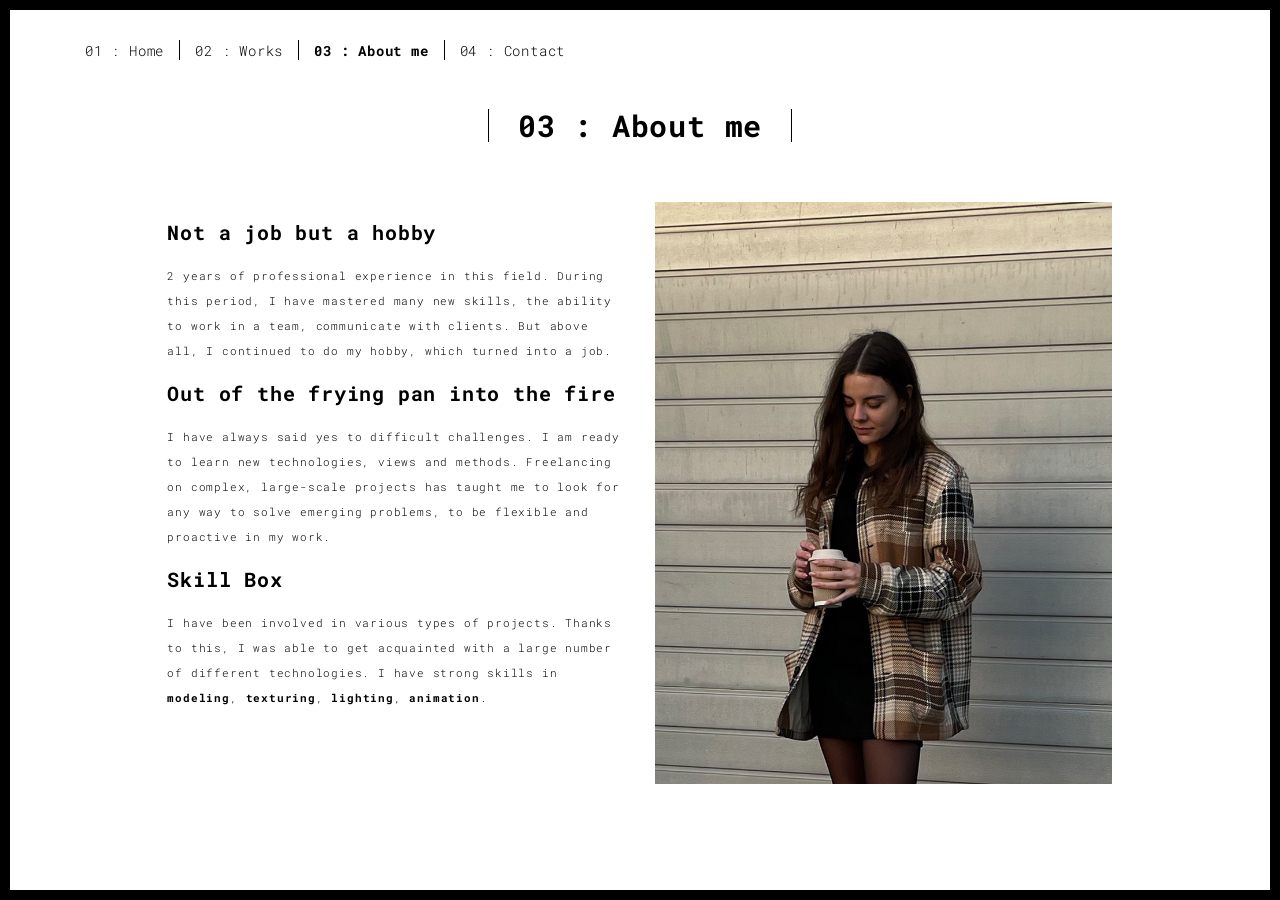
<file: about.html>
<!DOCTYPE html>
<html lang="en">

<head>
  <meta charset="UTF-8">
  <meta content="IE=edge" http-equiv="X-UA-Compatible">
  <meta content="width=device-width,initial-scale=1" name="viewport">
  <meta content="description" name="description">
  <meta name="google" content="notranslate" />

  <!-- Disable tap highlight on IE -->
  <meta name="msapplication-tap-highlight" content="no">
  
  <link rel="icon" type="image/x-icon" href="./assets/images/New-Logo.ico">
  <title>| About me |</title>  

<link href="./main.3f6952e4.css" rel="stylesheet"></head>

<body class="">
<div id="site-border-left"></div>
<div id="site-border-right"></div>
<div id="site-border-top"></div>
<div id="site-border-bottom"></div>
 <!-- Add your content of header -->
<header>
  <nav class="navbar  navbar-fixed-top navbar-default">
    <div class="container">
        <button type="button" class="navbar-toggle collapsed" data-toggle="collapse" data-target="#navbar-collapse" aria-expanded="false">
          <span class="sr-only">Toggle navigation</span>
          <span class="icon-bar"></span>
          <span class="icon-bar"></span>
          <span class="icon-bar"></span>
        </button>

      <div class="collapse navbar-collapse" id="navbar-collapse">
        <ul class="nav navbar-nav ">
          <li><a href="./index.html" title="">01 : Home</a></li>
          <li><a href="./works.html" title="">02 : Works</a></li>
          <li><a href="./about.html" title="">03 : About me</a></li>
          <li><a href="./contact.html" title="">04 : Contact</a></li>
        </ul>


      </div> 
    </div>
  </nav>
</header>

<div class="section-container">
    <div class="container">
      <div class="row">
        <div class="col-xs-12">
          <div class="section-container-spacer text-center">
            <h1 class="h2">03 : About me</h1>
          </div>
          
          <div class="row">
            <div class="col-md-10 col-md-offset-1">
              <div class="row">
                <div class="col-xs-12 col-md-6">
                  <h3>Not a job but a hobby</h3>
                  <p>2 years of professional experience in this field. During this period, I have mastered many new skills, 
                    the ability to work in a team, communicate with clients. But above all, I continued to do my hobby, which turned into a job.</p>
                  <h3>Out of the frying pan into the fire</h3>
                  <p>I have always said yes to difficult challenges. 
                    I am ready to learn new technologies, views and methods. Freelancing on complex, 
                    large-scale projects has taught me to look for any way to solve emerging problems, 
                    to be flexible and proactive in my work. 
                  <h3>Skill Box</h3>
                  <p>
                    I have been involved in various types of projects. Thanks to this, I was able to get acquainted with a large number of different technologies. I have strong skills in <strong>modeling</strong>, <strong>texturing</strong>, <strong>lighting</strong>, <strong>animation</strong>.</p>
                </div>
                <div class="col-xs-12 col-md-6">
                  <img src="./assets/images/profil.jpg" class="img-responsive" alt="">
                </div>
              </div>
            </div>
          </div>
          
          
       </div>
      </div>
    </div>
  </div>




<script>
  document.addEventListener("DOMContentLoaded", function (event) {
     navActivePage();
  });
</script>

<!-- Google Analytics: change UA-XXXXX-X to be your site's ID 

<script>
  (function (i, s, o, g, r, a, m) {
    i['GoogleAnalyticsObject'] = r; i[r] = i[r] || function () {
      (i[r].q = i[r].q || []).push(arguments)
    }, i[r].l = 1 * new Date(); a = s.createElement(o),
      m = s.getElementsByTagName(o)[0]; a.async = 1; a.src = g; m.parentNode.insertBefore(a, m)
  })(window, document, 'script', '//www.google-analytics.com/analytics.js', 'ga');
  ga('create', 'UA-XXXXX-X', 'auto');
  ga('send', 'pageview');
</script>

--> <script type="text/javascript" src="./main.70a66962.js"></script></body>

</html>
</file>
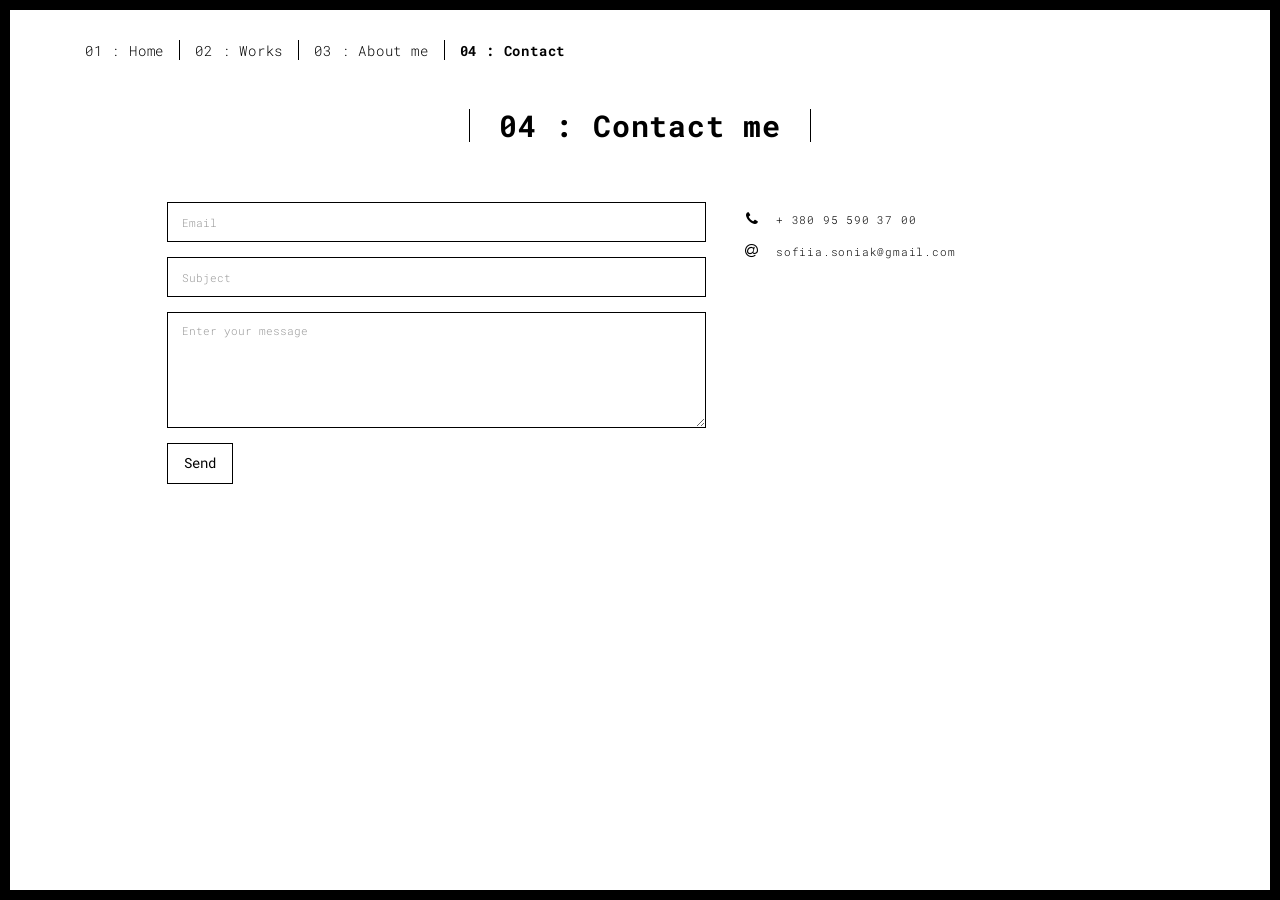
<file: contact.html>
<!DOCTYPE html>
<html lang="en">

<head>
  <meta charset="UTF-8">
  <meta content="IE=edge" http-equiv="X-UA-Compatible">
  <meta content="width=device-width,initial-scale=1" name="viewport">
  <meta content="description" name="description">
  <meta name="google" content="notranslate" />


  <!-- Disable tap highlight on IE -->
  <meta name="msapplication-tap-highlight" content="no">
  
  <link rel="icon" type="image/x-icon" href="./assets/images/New-Logo.ico">
  <title>| Contact |</title>  

<link href="./main.3f6952e4.css" rel="stylesheet"></head>

<body class="">
<div id="site-border-left"></div>
<div id="site-border-right"></div>
<div id="site-border-top"></div>
<div id="site-border-bottom"></div>
 <!-- Add your content of header -->
<header>
  <nav class="navbar  navbar-fixed-top navbar-default">
    <div class="container">
        <button type="button" class="navbar-toggle collapsed" data-toggle="collapse" data-target="#navbar-collapse" aria-expanded="false">
          <span class="sr-only">Toggle navigation</span>
          <span class="icon-bar"></span>
          <span class="icon-bar"></span>
          <span class="icon-bar"></span>
        </button>

      <div class="collapse navbar-collapse" id="navbar-collapse">
        <ul class="nav navbar-nav ">
          <li><a href="./index.html" title="">01 : Home</a></li>
          <li><a href="./works.html" title="">02 : Works</a></li>
          <li><a href="./about.html" title="">03 : About me</a></li>
          <li><a href="./contact.html" title="">04 : Contact</a></li>
        </ul>


      </div> 
    </div>
  </nav>
</header>

<div class="section-container">
    <div class="container">
      <div class="row">
        <div class="col-xs-12">
          <div class="section-container-spacer text-center">
            <h1 class="h2">04 : Contact me</h1>
          </div>
          
          <div class="row">
            <div class="col-md-10 col-md-offset-1">
               <form action="" class="reveal-content">
                  <div class="row">
                    <div class="col-md-7">
                      <div class="form-group">
                        <input type="email" class="form-control" id="email" placeholder="Email">
                      </div>
                      <div class="form-group">
                        <input type="text" class="form-control" id="subject" placeholder="Subject">
                      </div>
                      <div class="form-group">
                        <textarea class="form-control" id="messege" rows="5" placeholder="Enter your message"></textarea>
                      </div>
                      <button id="request" type="submit" class="btn btn-default btn-lg">Send</button>
                    </div>
                    <div class="col-md-5 address-container">
                      <ul class="list-unstyled">
                        <li>
                          <span class="fa-icon">
                            <i class="fa fa-phone" aria-hidden="true"></i>
                          </span>
                          + 380 95 590 37 00
                        </li>
                        <li>
                          <span class="fa-icon">
                            <i class="fa fa-at" aria-hidden="true"></i>
                          </span>
                          sofiia.soniak@gmail.com
                        </li>
                      </ul>
                      <!--<h3>Follow me on social networks</h3>
                      <a href="https://www.instagram.com/h_henchhog/" title="" class="fa-icon">
                        <i class="fa fa-instagram"></i>
                      </a>
                      <a href="https://t.me/Heenchhog" title="" class="fa-icon">
                        <i class="fa fa-telegram"></i>
                      </a>
                      <a href="https://www.linkedin.com/in/hennadii-hotsaliuk-3770a51b5/" title="" class="fa-icon">
                        <i class="fa fa-linkedin"></i>
                      </a>-->

                    </div>
                  </div>
                </form>
            </div>

          </div>
         
       </div>
      </div>
    </div>
  </div>




<script>
  document.addEventListener("DOMContentLoaded", function (event) {
     navActivePage();

     
  });
</script>
<script type="text/javascript" src="./main.70a66962.js"></script>
<script type="module" src="./sender.js"></script>
</body>

</html>
</file>
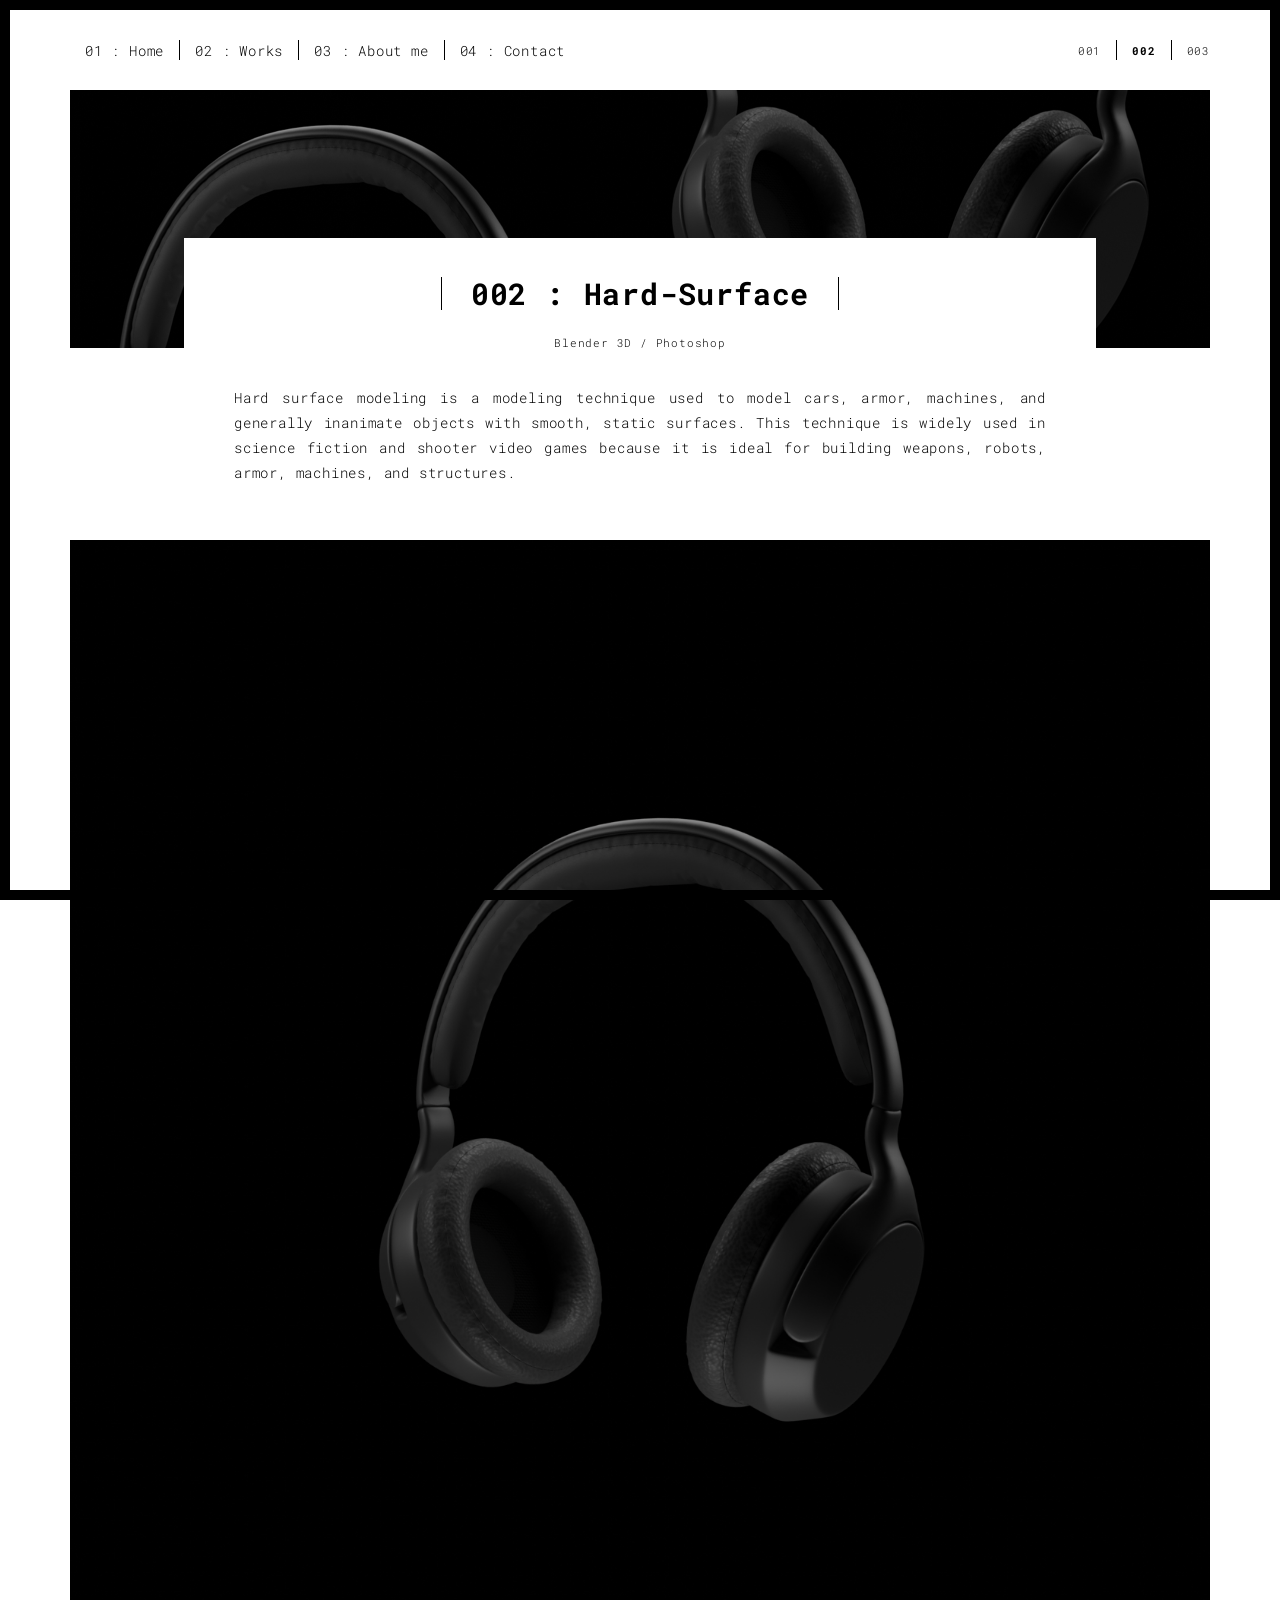
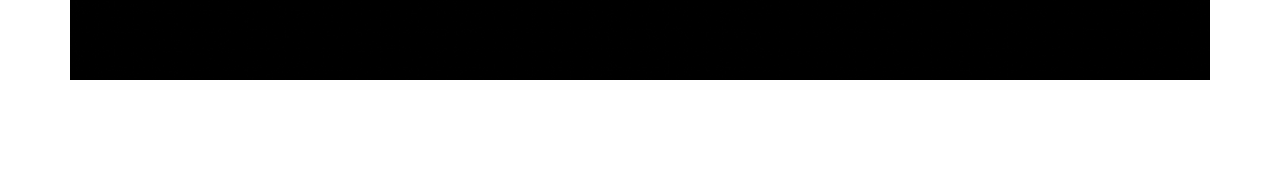
<file: PJ_drone.html>
<!DOCTYPE html>
<html lang="en">

<head>
  <meta charset="UTF-8">
  <meta content="IE=edge" http-equiv="X-UA-Compatible">
  <meta content="width=device-width,initial-scale=1" name="viewport">
  <meta content="description" name="description">
  <meta name="google" content="notranslate" />

  <!-- Disable tap highlight on IE -->
  <meta name="msapplication-tap-highlight" content="no">
  
  <link rel="icon" type="image/x-icon" href="./assets/images/New-Logo.ico">
  <title>Hard-Surface</title>  

<link href="./main.3f6952e4.css" rel="stylesheet"></head>

<body class="">
<div id="site-border-left"></div>
<div id="site-border-right"></div>
<div id="site-border-top"></div>
<div id="site-border-bottom"></div>
<!-- Add your content of header -->
<header>
  <nav class="navbar  navbar-fixed-top navbar-default">
    <div class="container">
        <button type="button" class="navbar-toggle collapsed" data-toggle="collapse" data-target="#navbar-collapse" aria-expanded="false">
          <span class="sr-only">Toggle navigation</span>
          <span class="icon-bar"></span>
          <span class="icon-bar"></span>
          <span class="icon-bar"></span>
        </button>

      <div class="collapse navbar-collapse" id="navbar-collapse">
        <ul class="nav navbar-nav ">
          <li><a href="./index.html" title="">01 : Home</a></li>
          <li><a href="./works.html" title="">02 : Works</a></li>
          <li><a href="./about.html" title="">03 : About me</a></li>
          <li><a href="./contact.html" title="">04 : Contact</a></li>
        </ul>


          <ul class="nav navbar-nav navbar-right navbar-small visible-md visible-lg">
            <li><a href="./PJ_DS.html" title="" >001</a></li>
            <li><a href="./PJ_drone.html" title=""class="active">002</a></li>
            <li><a href="./PJ_Ebro.html" title="">003</a></li>
          </ul>


      </div> 
    </div>
  </nav>
</header>
<div class="section-container">
  <div class="container">
    <div class="row">
      <div class="col-xs-12">
        <img src="./assets/images/PJ_MM_Cover.jpg" class="img-responsive" alt="">
        <div class="card-container">
          <div class="text-center">
            <h1 class="h2">002 : Hard-Surface</h1>
          </div>
          <p class="text-center">Blender 3D / Photoshop</p>
          <p style="font-size: 14px; margin-top: 30px; text-align: justify;">
            Hard surface modeling is a modeling technique used to model cars, armor, machines, and generally inanimate objects with smooth, static surfaces. This technique is widely used in science fiction and shooter video games because it is ideal for building weapons, robots, armor, machines, and structures.
          </p> 
        </div>
      </div>

      <div class="container">
        <div class="col-l-12">
          <img src="./assets/images/Headphone.png" class="img-responsive" alt="">
        </div>
      </div>
    
   </div>

    </div>
  </div>
</div>




<script>
  document.addEventListener("DOMContentLoaded", function (event) {
     navActivePage();
  });
</script>

<script>
  WindowSize();
  window.onresize = WindowSize;

  function WindowSize(){
    document.getElementById('fix').style.height= (document.getElementById('fix').getBoundingClientRect().width*9/16)+"px";
    document.getElementById('fix').innerHTML=`
    <video onloadstart="this.volume=0.1" volume="0.2" width="100%" height="${(document.getElementById('fix').getBoundingClientRect().width*9/16)+"px"}" controls>
              <source src="./assets/images/PJ_Drone/Drones_R1.mp4" type="video/mp4">
    </video>
    `;
    document.getElementById('fix2').style.height= (document.getElementById('fix2').getBoundingClientRect().width*9/16)+"px";
    document.getElementById('fix2').innerHTML=`
    <video onloadstart="this.volume=0.12" volume="0.2"; width="100%" height="${(document.getElementById('fix2').getBoundingClientRect().width*9/16)+"px"}" controls>
              <source src="./assets/images/PJ_Drone/Drones_R2.mp4" type="video/mp4">
    </video>
    `;
  
     }
 
</script>
<script type="text/javascript" src="./main.70a66962.js"></script></body>

</html>
</file>
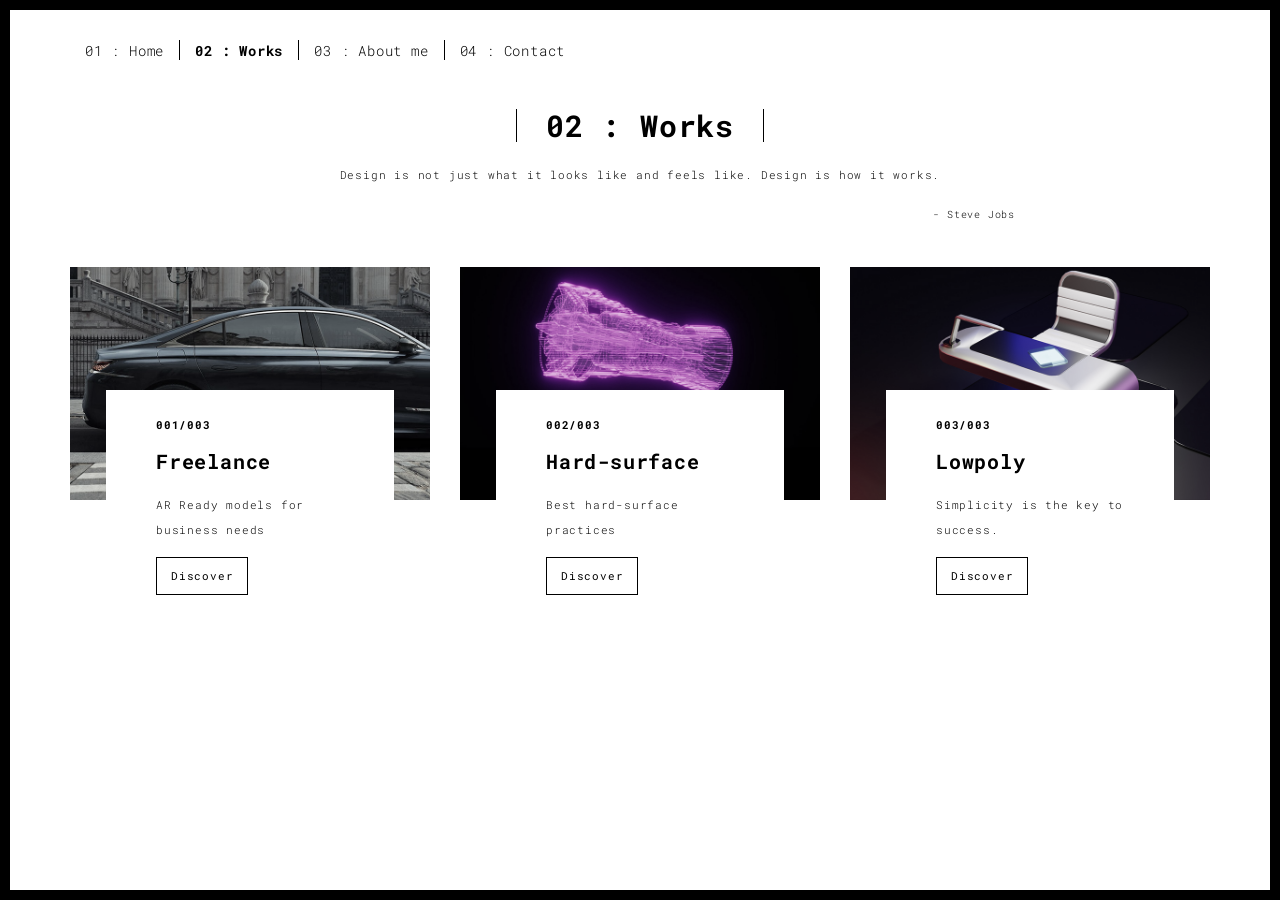
<file: works.html>
<!DOCTYPE html>
<html lang="en">

<head>
  <meta charset="UTF-8">
  <meta content="IE=edge" http-equiv="X-UA-Compatible">
  <meta content="width=device-width,initial-scale=1" name="viewport">
  <meta content="description" name="description">
  <meta name="google" content="notranslate" />

  <!-- Disable tap highlight on IE -->
  <meta name="msapplication-tap-highlight" content="no">
  
  <link rel="icon" type="image/x-icon" href="./assets/images/New-Logo.ico">
  <title>| Works |</title>  

<link href="./main.3f6952e4.css" rel="stylesheet"></head>

<body class="">
<div id="site-border-left"></div>
<div id="site-border-right"></div>
<div id="site-border-top"></div>
<div id="site-border-bottom"></div>
 <!-- Add your content of header -->
<header>
  <nav class="navbar  navbar-fixed-top navbar-default">
    <div class="container">
        <button type="button" class="navbar-toggle collapsed" data-toggle="collapse" data-target="#navbar-collapse" aria-expanded="false">
          <span class="sr-only">Toggle navigation</span>
          <span class="icon-bar"></span>
          <span class="icon-bar"></span>
          <span class="icon-bar"></span>
        </button>

      <div class="collapse navbar-collapse" id="navbar-collapse">
        <ul class="nav navbar-nav ">
          <li><a href="./index.html" title="">01 : Home</a></li>
          <li><a href="./works.html" title="">02 : Works</a></li>
          <li><a href="./about.html" title="">03 : About me</a></li>
          <li><a href="./contact.html" title="">04 : Contact</a></li>
        </ul>


      </div> 
    </div>
  </nav>
</header>

<div class="section-container">
  <div class="container">
    <div class="row">
      
      <div class="col-sm-8 col-sm-offset-2 section-container-spacer">
        <div class="text-center">
          <h1 class="h2">02 : Works</h1>
          <p>Design is not just what it looks like and feels like. Design is how it works.</p>
          <small class="pull-right">- Steve Jobs</small>
        </div>
      </div>

      <div class="col-md-12">
     
      <div id="myCarousel" class="carousel slide projects-carousel">
        <!-- Carousel items -->
        <div class="carousel-inner">
            <div class="item active">
                
                <div class="row">
                  <div class="col-sm-4">
                    <a href="./PJ_DS.html" class="black-image-project-hover">
                      <img src="./assets/images/DS_Collaboration.jpg" alt="Image" class="img-responsive">
                    </a>
                    <div class="card-container">
                      <h4>001/003</h4>
                      <h3>Freelance</h3>
                      <p>AR Ready models for business needs</p>
                      <a href="./PJ_DS.html" class="btn btn-default">Discover</a>
                    </div>
                  </div>

                  <div class="col-sm-4">
                    <a href="./PJ_drone.html" class="black-image-project-hover">
                      <img src="./assets/images/MM_Cover.jpg" alt="Image" class="img-responsive">
                    </a>
                    <div class="card-container">
                      <h4>002/003</h4>
                      <h3>Hard-surface</h3>
                      <p>Best hard-surface practices</p>
                      <a href="./PJ_drone.html" class="btn btn-default">Discover</a>
                    </div>
                  </div>

                   <div class="col-sm-4">
                      <a href="./PJ_Ebro.html" class="black-image-project-hover">
                        <img src="./assets/images/Ebro_cover.jpg" alt="Image" class="img-responsive">
                      </a>
                      <div class="card-container">
                        <h4>003/003</h4>
                        <h3>Lowpoly</h3>
                        <p>Simplicity is the key to success.</p>
                        <a href="./PJ_Ebro.html" class="btn btn-default">Discover</a>
                      </div>
                    </div> 
                </div>
                <!--/row-->
            </div>
            <!--/item-->
         <!--   <div class="item">
              <div class="row">
                <div class="col-sm-4">

                  <a href="./PJ_corvette.html" title="" class="black-image-project-hover">
                    <img src="./assets/images/Corvette_Cover.jpg" alt="" class="img-responsive">
                  </a>
                  <div class="card-container card-container-lg">
                    <h4>004/006</h4>
                    <h3>Corvette C7</h3>
                    <p>Automotive design is an art that inspires us from the very first glance to the last drive.</p>
                    <a href="./PJ_corvette.html" title="" class="btn btn-default">Discover</a>
                  </div>
                </div>
                <div class="col-sm-4">
                  <a href="./PJ_steampunk.html" title="" class="black-image-project-hover">
                    <img src="./assets/images/Steampunk_Cover.jpg" alt="" class="img-responsive">
                  </a>
                  <div class="card-container card-container-lg">
                    <h4>005/006</h4>
                    <h3>Steampunk gun</h3>
                    <p>Genre of science fiction that incorporates retrofuturistic technology and aes...</p>
                    <a href="./PJ_steampunk.html" title="" class="btn btn-default">Discover</a>
                  </div>
                </div>
                <div class="col-sm-4">
                  <a href="./PJ_animation.html" title="" class="black-image-project-hover">
                    <img src="./assets/images/WL.gif" alt="" class="img-responsive">
                  </a>
                  <div class="card-container card-container-lg">
                    <h4>006/006</h4>
                    <h3>Animation collection</h3>
                    <p>I would rather entertain and hope that people learned something than educate people and hope they were entertained.</p>
                    <a href="./PJ_animation.html" title="" class="btn btn-default">Discover</a>
                  </div>
                </div>
                
            </div>
                
            </div>
          --> 
            <!--/item-->
        </div>
        <!--/carousel-inner
        <a class="left carousel-control" href="#myCarousel" data-slide="prev">‹</a>

        <a class="right carousel-control" href="#myCarousel" data-slide="next">›</a>
        --> 
     </div>



    <!--/myCarousel-->
    </div>



    </div>
  </div>
</div>




<script>
  document.addEventListener("DOMContentLoaded", function (event) {
     navActivePage();
  });
</script>
 <script type="text/javascript" src="./main.70a66962.js"></script></body>

</html>
</file>
<file: main.3f6952e4.css>
@import url(https://fonts.googleapis.com/css?family=Roboto:900|Roboto+Mono:300,400,700);@import url(https://maxcdn.bootstrapcdn.com/font-awesome/4.7.0/css/font-awesome.min.css);/*!
 * Bootstrap v3.3.7 (http://getbootstrap.com)
 * Copyright 2011-2016 Twitter, Inc.
 * Licensed under MIT (https://github.com/twbs/bootstrap/blob/master/LICENSE)F
 */
/*! normalize.css v3.0.3 | MIT License | github.com/necolas/normalize.css */html{font-family:sans-serif;-ms-text-size-adjust:100%;-webkit-text-size-adjust:100%}body{margin:0; background-color:#000}article,aside,details,figcaption,figure,footer,header,hgroup,main,menu,nav,section,summary{display:block}audio,canvas,progress,video{display:inline-block;vertical-align:baseline}audio:not([controls]){display:none;height:0}[hidden],template{display:none}a{background-color:transparent}a:active,a:hover{outline:0}abbr[title]{border-bottom:1px dotted}b,strong{font-weight:700}dfn{font-style:italic}h1{font-size:2em;margin:.67em 0}mark{background:#ff0;color:#000}small{font-size:80%}sub,sup{font-size:75%;line-height:0;position:relative;vertical-align:baseline}sup{top:-.5em}sub{bottom:-.25em}img{border:0}svg:not(:root){overflow:hidden}figure{margin:1em 40px}hr{box-sizing:content-box;height:0}pre{overflow:auto}code,kbd,pre,samp{font-family:monospace,monospace;font-size:1em}button,input,optgroup,select,textarea{color:inherit;font:inherit;margin:0}button{overflow:visible}button,select{text-transform:none}button,html input[type=button],input[type=reset],input[type=submit]{-webkit-appearance:button;cursor:pointer}button[disabled],html input[disabled]{cursor:default}button::-moz-focus-inner,input::-moz-focus-inner{border:0;padding:0}input{line-height:normal}input[type=checkbox],input[type=radio]{box-sizing:border-box;padding:0}input[type=number]::-webkit-inner-spin-button,input[type=number]::-webkit-outer-spin-button{height:auto}input[type=search]{-webkit-appearance:textfield;box-sizing:content-box}input[type=search]::-webkit-search-cancel-button,input[type=search]::-webkit-search-decoration{-webkit-appearance:none}fieldset{border:1px solid silver;margin:0 2px;padding:.35em .625em .75em}textarea{overflow:auto}optgroup{font-weight:700}table{border-collapse:collapse;border-spacing:0}td,th{padding:0}li>.button{background-color:transparent;font-size: 14px;width:50px;outline: none;border: none;border-right: 1px solid #000;}li:last-of-type>.button{border-right: none;}.marg-bot{margin-bottom: 40px; border-top: 1px solid black;}

/*! Source: https://github.com/h5bp/html5-boilerplate/blob/master/src/css/main.css */@media print{*,:after,:before{background:transparent!important;color:#000!important;box-shadow:none!important;text-shadow:none!important}a,a:visited{text-decoration:underline}a[href]:after{content:" (" attr(href) ")"}abbr[title]:after{content:" (" attr(title) ")"}a[href^="#"]:after,a[href^="javascript:"]:after{content:""}blockquote,pre{border:1px solid #999;page-break-inside:avoid}thead{display:table-header-group}img,tr{page-break-inside:avoid}img{max-width:100%!important}h2,h3,p{orphans:3;widows:3}h2,h3{page-break-after:avoid}.navbar{display:none}.btn>.caret,.dropup>.btn>.caret{border-top-color:#000!important}.label{border:1px solid #000}.table{border-collapse:collapse!important}.table td,.table th{background-color:#fff!important}.table-bordered td,.table-bordered th{border:1px solid #ddd!important}}*,:after,:before{-webkit-box-sizing:border-box;-moz-box-sizing:border-box;box-sizing:border-box}html{font-size:10px;-webkit-tap-highlight-color:transparent}body{font-family:Roboto Mono,Helvetica,Arial,sans-serif;font-size:11px;line-height:1.78;color:#000;background-color:#fff}button,input,select,textarea{font-family:inherit;font-size:inherit;line-height:inherit}a{color:#001aff;text-decoration:none}a:focus,a:hover{color:#0012b3;text-decoration:underline}a:focus{outline:5px auto -webkit-focus-ring-color;outline-offset:-2px}figure{margin:0}img{vertical-align:middle}.img-responsive{display:block;max-width:100%;height:auto}.img-rounded{border-radius:0}.img-thumbnail{padding:4px;line-height:1.78;background-color:#fff;border:1px solid #ddd;border-radius:0;-webkit-transition:all .2s ease-in-out;-o-transition:all .2s ease-in-out;transition:all .2s ease-in-out;display:inline-block;max-width:100%;height:auto}.img-circle{border-radius:50%}hr{margin-top:19px;margin-bottom:19px;border:0;border-top:1px solid #eee}.sr-only{position:absolute;width:1px;height:1px;margin:-1px;padding:0;overflow:hidden;clip:rect(0,0,0,0);border:0}.sr-only-focusable:active,.sr-only-focusable:focus{position:static;width:auto;height:auto;margin:0;overflow:visible;clip:auto}[role=button]{cursor:pointer}.h1,.h2,.h3,.h4,.h5,.h6,h1,h2,h3,h4,h5,h6{font-family:Roboto Mono,Helvetica,Arial,sans-serif;font-weight:700;line-height:1.1;color:#000}.h1 .small,.h1 small,.h2 .small,.h2 small,.h3 .small,.h3 small,.h4 .small,.h4 small,.h5 .small,.h5 small,.h6 .small,.h6 small,h1 .small,h1 small,h2 .small,h2 small,h3 .small,h3 small,h4 .small,h4 small,h5 .small,h5 small,h6 .small,h6 small{font-weight:400;line-height:1;color:#777}.h1,.h2,.h3,h1,h2,h3{margin-top:19px;margin-bottom:9.5px}.h1 .small,.h1 small,.h2 .small,.h2 small,.h3 .small,.h3 small,h1 .small,h1 small,h2 .small,h2 small,h3 .small,h3 small{font-size:65%}.h4,.h5,.h6,h4,h5,h6{margin-top:9.5px;margin-bottom:9.5px}.h4 .small,.h4 small,.h5 .small,.h5 small,.h6 .small,.h6 small,h4 .small,h4 small,h5 .small,h5 small,h6 .small,h6 small{font-size:75%}.h1,h1{font-size:70px}.h2,h2{font-size:30px}.h3,h3{font-size:20px}.h4,.h5,h4,h5{font-size:11px}.h6,h6{font-size:10px}p{margin:0 0 9.5px}.lead{margin-bottom:19px;font-size:12px;font-weight:300;line-height:1.4}@media (min-width:768px){.lead{font-size:16.5px}}.small,small{font-size:90%}.mark,mark{background-color:#fcf8e3;padding:.2em}.text-left{text-align:left}.text-right{text-align:right}.text-center{text-align:center}.text-justify{text-align:justify}.text-nowrap{white-space:nowrap}.text-lowercase{text-transform:lowercase}.initialism,.text-uppercase{text-transform:uppercase}.text-capitalize{text-transform:capitalize}.text-muted{color:#777}.text-primary{color:#001aff}a.text-primary:focus,a.text-primary:hover{color:#0015cc}.text-success{color:#fff}a.text-success:focus,a.text-success:hover{color:#e6e6e6}.text-info{color:#31708f}a.text-info:focus,a.text-info:hover{color:#245269}.text-warning{color:#8a6d3b}a.text-warning:focus,a.text-warning:hover{color:#66512c}.text-danger{color:#fff}a.text-danger:focus,a.text-danger:hover{color:#e6e6e6}.bg-primary{color:#fff;background-color:#001aff}a.bg-primary:focus,a.bg-primary:hover{background-color:#0015cc}.bg-success,a.bg-success:focus,a.bg-success:hover{background-color:#000}.bg-info{background-color:#d9edf7}a.bg-info:focus,a.bg-info:hover{background-color:#afd9ee}.bg-warning{background-color:#fcf8e3}a.bg-warning:focus,a.bg-warning:hover{background-color:#f7ecb5}.bg-danger{background-color:red}a.bg-danger:focus,a.bg-danger:hover{background-color:#c00}.page-header{padding-bottom:8.5px;margin:38px 0 19px;border-bottom:1px solid #eee}ol,ul{margin-top:0;margin-bottom:9.5px}ol ol,ol ul,ul ol,ul ul{margin-bottom:0}.list-inline,.list-unstyled{padding-left:0;list-style:none}.list-inline{margin-left:-5px}.list-inline>li{display:inline-block;padding-left:5px;padding-right:5px}dl{margin-top:0;margin-bottom:19px}dd,dt{line-height:1.78}dt{font-weight:700}dd{margin-left:0}.dl-horizontal dd:after,.dl-horizontal dd:before{content:" ";display:table}.dl-horizontal dd:after{clear:both}@media (min-width:768px){.dl-horizontal dt{float:left;width:160px;clear:left;text-align:right;overflow:hidden;text-overflow:ellipsis;white-space:nowrap}.dl-horizontal dd{margin-left:180px}}abbr[data-original-title],abbr[title]{cursor:help;border-bottom:1px dotted #777}.initialism{font-size:90%}blockquote{padding:9.5px 19px;margin:0 0 19px;font-size:13.75px;border-left:5px solid #eee}blockquote ol:last-child,blockquote p:last-child,blockquote ul:last-child{margin-bottom:0}blockquote .small,blockquote footer,blockquote small{display:block;font-size:80%;line-height:1.78;color:#777}blockquote .small:before,blockquote footer:before,blockquote small:before{content:"\2014   \A0"}.blockquote-reverse,blockquote.pull-right{padding-right:15px;padding-left:0;border-right:5px solid #eee;border-left:0;text-align:right}.blockquote-reverse .small:before,.blockquote-reverse footer:before,.blockquote-reverse small:before,blockquote.pull-right .small:before,blockquote.pull-right footer:before,blockquote.pull-right small:before{content:""}.blockquote-reverse .small:after,.blockquote-reverse footer:after,.blockquote-reverse small:after,blockquote.pull-right .small:after,blockquote.pull-right footer:after,blockquote.pull-right small:after{content:"\A0   \2014"}address{margin-bottom:19px;font-style:normal;line-height:1.78}code,kbd,pre,samp{font-family:Menlo,Monaco,Consolas,Courier New,monospace}code{color:#c7254e;background-color:#f9f2f4}code,kbd{padding:2px 4px;font-size:90%;border-radius:0}kbd{color:#fff;background-color:#333;box-shadow:inset 0 -1px 0 rgba(0,0,0,.25)}kbd kbd{padding:0;font-size:100%;font-weight:700;box-shadow:none}pre{display:block;padding:9px;margin:0 0 9.5px;font-size:10px;line-height:1.78;word-break:break-all;word-wrap:break-word;color:#333;background-color:#f5f5f5;border:1px solid #ccc;border-radius:0}pre code{padding:0;font-size:inherit;color:inherit;white-space:pre-wrap;background-color:transparent;border-radius:0}.pre-scrollable{max-height:340px;overflow-y:scroll}.container{margin-right:auto;margin-left:auto;padding-left:15px;padding-right:15px}.container:after,.container:before{content:" ";display:table}.container:after{clear:both}@media (min-width:768px){.container{width:750px}}@media (min-width:992px){.container{width:970px}}@media (min-width:1200px){.container{width:1170px}}.container-fluid{margin-right:auto;margin-left:auto;padding-left:15px;padding-right:15px}.container-fluid:after,.container-fluid:before{content:" ";display:table}.container-fluid:after{clear:both}.row{margin-left:-15px;margin-right:-15px}.row:after,.row:before{content:" ";display:table}.row:after{clear:both}.col-lg-1,.col-lg-2,.col-lg-3,.col-lg-4,.col-lg-5,.col-lg-6,.col-lg-7,.col-lg-8,.col-lg-9,.col-lg-10,.col-lg-11,.col-lg-12,.col-md-1,.col-md-2,.col-md-3,.col-md-4,.col-md-5,.col-md-6,.col-md-7,.col-md-8,.col-md-9,.col-md-10,.col-md-11,.col-md-12,.col-sm-1,.col-sm-2,.col-sm-3,.col-sm-4,.col-sm-5,.col-sm-6,.col-sm-7,.col-sm-8,.col-sm-9,.col-sm-10,.col-sm-11,.col-sm-12,.col-xs-1,.col-xs-2,.col-xs-3,.col-xs-4,.col-xs-5,.col-xs-6,.col-xs-7,.col-xs-8,.col-xs-9,.col-xs-10,.col-xs-11,.col-xs-12{position:relative;min-height:1px;padding-left:15px;padding-right:15px}.col-xs-1,.col-xs-2,.col-xs-3,.col-xs-4,.col-xs-5,.col-xs-6,.col-xs-7,.col-xs-8,.col-xs-9,.col-xs-10,.col-xs-11,.col-xs-12{float:left}.col-xs-1{width:8.33333%}.col-xs-2{width:16.66667%}.col-xs-3{width:25%}.col-xs-4{width:33.33333%}.col-xs-5{width:41.66667%}.col-xs-6{width:50%}.col-xs-7{width:58.33333%}.col-xs-8{width:66.66667%}.col-xs-9{width:75%}.col-xs-10{width:83.33333%}.col-xs-11{width:91.66667%}.col-xs-12{width:100%}.col-xs-pull-0{right:auto}.col-xs-pull-1{right:8.33333%}.col-xs-pull-2{right:16.66667%}.col-xs-pull-3{right:25%}.col-xs-pull-4{right:33.33333%}.col-xs-pull-5{right:41.66667%}.col-xs-pull-6{right:50%}.col-xs-pull-7{right:58.33333%}.col-xs-pull-8{right:66.66667%}.col-xs-pull-9{right:75%}.col-xs-pull-10{right:83.33333%}.col-xs-pull-11{right:91.66667%}.col-xs-pull-12{right:100%}.col-xs-push-0{left:auto}.col-xs-push-1{left:8.33333%}.col-xs-push-2{left:16.66667%}.col-xs-push-3{left:25%}.col-xs-push-4{left:33.33333%}.col-xs-push-5{left:41.66667%}.col-xs-push-6{left:50%}.col-xs-push-7{left:58.33333%}.col-xs-push-8{left:66.66667%}.col-xs-push-9{left:75%}.col-xs-push-10{left:83.33333%}.col-xs-push-11{left:91.66667%}.col-xs-push-12{left:100%}.col-xs-offset-0{margin-left:0}.col-xs-offset-1{margin-left:8.33333%}.col-xs-offset-2{margin-left:16.66667%}.col-xs-offset-3{margin-left:25%}.col-xs-offset-4{margin-left:33.33333%}.col-xs-offset-5{margin-left:41.66667%}.col-xs-offset-6{margin-left:50%}.col-xs-offset-7{margin-left:58.33333%}.col-xs-offset-8{margin-left:66.66667%}.col-xs-offset-9{margin-left:75%}.col-xs-offset-10{margin-left:83.33333%}.col-xs-offset-11{margin-left:91.66667%}.col-xs-offset-12{margin-left:100%}@media (min-width:768px){.col-sm-1,.col-sm-2,.col-sm-3,.col-sm-4,.col-sm-5,.col-sm-6,.col-sm-7,.col-sm-8,.col-sm-9,.col-sm-10,.col-sm-11,.col-sm-12{float:left}.col-sm-1{width:8.33333%}.col-sm-2{width:16.66667%}.col-sm-3{width:25%}.col-sm-4{width:33.33333%}.col-sm-5{width:41.66667%}.col-sm-6{width:50%}.col-sm-7{width:58.33333%}.col-sm-8{width:66.66667%}.col-sm-9{width:75%}.col-sm-10{width:83.33333%}.col-sm-11{width:91.66667%}.col-sm-12{width:100%}.col-sm-pull-0{right:auto}.col-sm-pull-1{right:8.33333%}.col-sm-pull-2{right:16.66667%}.col-sm-pull-3{right:25%}.col-sm-pull-4{right:33.33333%}.col-sm-pull-5{right:41.66667%}.col-sm-pull-6{right:50%}.col-sm-pull-7{right:58.33333%}.col-sm-pull-8{right:66.66667%}.col-sm-pull-9{right:75%}.col-sm-pull-10{right:83.33333%}.col-sm-pull-11{right:91.66667%}.col-sm-pull-12{right:100%}.col-sm-push-0{left:auto}.col-sm-push-1{left:8.33333%}.col-sm-push-2{left:16.66667%}.col-sm-push-3{left:25%}.col-sm-push-4{left:33.33333%}.col-sm-push-5{left:41.66667%}.col-sm-push-6{left:50%}.col-sm-push-7{left:58.33333%}.col-sm-push-8{left:66.66667%}.col-sm-push-9{left:75%}.col-sm-push-10{left:83.33333%}.col-sm-push-11{left:91.66667%}.col-sm-push-12{left:100%}.col-sm-offset-0{margin-left:0}.col-sm-offset-1{margin-left:8.33333%}.col-sm-offset-2{margin-left:16.66667%}.col-sm-offset-3{margin-left:25%}.col-sm-offset-4{margin-left:33.33333%}.col-sm-offset-5{margin-left:41.66667%}.col-sm-offset-6{margin-left:50%}.col-sm-offset-7{margin-left:58.33333%}.col-sm-offset-8{margin-left:66.66667%}.col-sm-offset-9{margin-left:75%}.col-sm-offset-10{margin-left:83.33333%}.col-sm-offset-11{margin-left:91.66667%}.col-sm-offset-12{margin-left:100%}}@media (min-width:992px){.col-md-1,.col-md-2,.col-md-3,.col-md-4,.col-md-5,.col-md-6,.col-md-7,.col-md-8,.col-md-9,.col-md-10,.col-md-11,.col-md-12{float:left}.col-md-1{width:8.33333%}.col-md-2{width:16.66667%}.col-md-3{width:25%}.col-md-4{width:33.33333%}.col-md-5{width:41.66667%}.col-md-6{width:50%}.col-md-7{width:58.33333%}.col-md-8{width:66.66667%}.col-md-9{width:75%}.col-md-10{width:83.33333%}.col-md-11{width:91.66667%}.col-md-12{width:100%}.col-md-pull-0{right:auto}.col-md-pull-1{right:8.33333%}.col-md-pull-2{right:16.66667%}.col-md-pull-3{right:25%}.col-md-pull-4{right:33.33333%}.col-md-pull-5{right:41.66667%}.col-md-pull-6{right:50%}.col-md-pull-7{right:58.33333%}.col-md-pull-8{right:66.66667%}.col-md-pull-9{right:75%}.col-md-pull-10{right:83.33333%}.col-md-pull-11{right:91.66667%}.col-md-pull-12{right:100%}.col-md-push-0{left:auto}.col-md-push-1{left:8.33333%}.col-md-push-2{left:16.66667%}.col-md-push-3{left:25%}.col-md-push-4{left:33.33333%}.col-md-push-5{left:41.66667%}.col-md-push-6{left:50%}.col-md-push-7{left:58.33333%}.col-md-push-8{left:66.66667%}.col-md-push-9{left:75%}.col-md-push-10{left:83.33333%}.col-md-push-11{left:91.66667%}.col-md-push-12{left:100%}.col-md-offset-0{margin-left:0}.col-md-offset-1{margin-left:8.33333%}.col-md-offset-2{margin-left:16.66667%}.col-md-offset-3{margin-left:25%}.col-md-offset-4{margin-left:33.33333%}.col-md-offset-5{margin-left:41.66667%}.col-md-offset-6{margin-left:50%}.col-md-offset-7{margin-left:58.33333%}.col-md-offset-8{margin-left:66.66667%}.col-md-offset-9{margin-left:75%}.col-md-offset-10{margin-left:83.33333%}.col-md-offset-11{margin-left:91.66667%}.col-md-offset-12{margin-left:100%}}@media (min-width:1200px){.col-lg-1,.col-lg-2,.col-lg-3,.col-lg-4,.col-lg-5,.col-lg-6,.col-lg-7,.col-lg-8,.col-lg-9,.col-lg-10,.col-lg-11,.col-lg-12{float:left}.col-lg-1{width:8.33333%}.col-lg-2{width:16.66667%}.col-lg-3{width:25%}.col-lg-4{width:33.33333%}.col-lg-5{width:41.66667%}.col-lg-6{width:50%}.col-lg-7{width:58.33333%}.col-lg-8{width:66.66667%}.col-lg-9{width:75%}.col-lg-10{width:83.33333%}.col-lg-11{width:91.66667%}.col-lg-12{width:100%}.col-lg-pull-0{right:auto}.col-lg-pull-1{right:8.33333%}.col-lg-pull-2{right:16.66667%}.col-lg-pull-3{right:25%}.col-lg-pull-4{right:33.33333%}.col-lg-pull-5{right:41.66667%}.col-lg-pull-6{right:50%}.col-lg-pull-7{right:58.33333%}.col-lg-pull-8{right:66.66667%}.col-lg-pull-9{right:75%}.col-lg-pull-10{right:83.33333%}.col-lg-pull-11{right:91.66667%}.col-lg-pull-12{right:100%}.col-lg-push-0{left:auto}.col-lg-push-1{left:8.33333%}.col-lg-push-2{left:16.66667%}.col-lg-push-3{left:25%}.col-lg-push-4{left:33.33333%}.col-lg-push-5{left:41.66667%}.col-lg-push-6{left:50%}.col-lg-push-7{left:58.33333%}.col-lg-push-8{left:66.66667%}.col-lg-push-9{left:75%}.col-lg-push-10{left:83.33333%}.col-lg-push-11{left:91.66667%}.col-lg-push-12{left:100%}.col-lg-offset-0{margin-left:0}.col-lg-offset-1{margin-left:8.33333%}.col-lg-offset-2{margin-left:16.66667%}.col-lg-offset-3{margin-left:25%}.col-lg-offset-4{margin-left:33.33333%}.col-lg-offset-5{margin-left:41.66667%}.col-lg-offset-6{margin-left:50%}.col-lg-offset-7{margin-left:58.33333%}.col-lg-offset-8{margin-left:66.66667%}.col-lg-offset-9{margin-left:75%}.col-lg-offset-10{margin-left:83.33333%}.col-lg-offset-11{margin-left:91.66667%}.col-lg-offset-12{margin-left:100%}}table{background-color:transparent}caption{padding-top:8px;padding-bottom:8px;color:#777}caption,th{text-align:left}.table{width:100%;max-width:100%;margin-bottom:19px}.table>tbody>tr>td,.table>tbody>tr>th,.table>tfoot>tr>td,.table>tfoot>tr>th,.table>thead>tr>td,.table>thead>tr>th{padding:8px;line-height:1.78;vertical-align:top;border-top:1px solid #ddd}.table>thead>tr>th{vertical-align:bottom;border-bottom:2px solid #ddd}.table>caption+thead>tr:first-child>td,.table>caption+thead>tr:first-child>th,.table>colgroup+thead>tr:first-child>td,.table>colgroup+thead>tr:first-child>th,.table>thead:first-child>tr:first-child>td,.table>thead:first-child>tr:first-child>th{border-top:0}.table>tbody+tbody{border-top:2px solid #ddd}.table .table{background-color:#fff}.table-condensed>tbody>tr>td,.table-condensed>tbody>tr>th,.table-condensed>tfoot>tr>td,.table-condensed>tfoot>tr>th,.table-condensed>thead>tr>td,.table-condensed>thead>tr>th{padding:5px}.table-bordered,.table-bordered>tbody>tr>td,.table-bordered>tbody>tr>th,.table-bordered>tfoot>tr>td,.table-bordered>tfoot>tr>th,.table-bordered>thead>tr>td,.table-bordered>thead>tr>th{border:1px solid #ddd}.table-bordered>thead>tr>td,.table-bordered>thead>tr>th{border-bottom-width:2px}.table-striped>tbody>tr:nth-of-type(odd){background-color:#f9f9f9}.table-hover>tbody>tr:hover{background-color:#f5f5f5}table col[class*=col-]{position:static;float:none;display:table-column}table td[class*=col-],table th[class*=col-]{position:static;float:none;display:table-cell}.table>tbody>tr.active>td,.table>tbody>tr.active>th,.table>tbody>tr>td.active,.table>tbody>tr>th.active,.table>tfoot>tr.active>td,.table>tfoot>tr.active>th,.table>tfoot>tr>td.active,.table>tfoot>tr>th.active,.table>thead>tr.active>td,.table>thead>tr.active>th,.table>thead>tr>td.active,.table>thead>tr>th.active{background-color:#f5f5f5}.table-hover>tbody>tr.active:hover>td,.table-hover>tbody>tr.active:hover>th,.table-hover>tbody>tr:hover>.active,.table-hover>tbody>tr>td.active:hover,.table-hover>tbody>tr>th.active:hover{background-color:#e8e8e8}.table-hover>tbody>tr.success:hover>td,.table-hover>tbody>tr.success:hover>th,.table-hover>tbody>tr:hover>.success,.table-hover>tbody>tr>td.success:hover,.table-hover>tbody>tr>th.success:hover,.table>tbody>tr.success>td,.table>tbody>tr.success>th,.table>tbody>tr>td.success,.table>tbody>tr>th.success,.table>tfoot>tr.success>td,.table>tfoot>tr.success>th,.table>tfoot>tr>td.success,.table>tfoot>tr>th.success,.table>thead>tr.success>td,.table>thead>tr.success>th,.table>thead>tr>td.success,.table>thead>tr>th.success{background-color:#000}.table>tbody>tr.info>td,.table>tbody>tr.info>th,.table>tbody>tr>td.info,.table>tbody>tr>th.info,.table>tfoot>tr.info>td,.table>tfoot>tr.info>th,.table>tfoot>tr>td.info,.table>tfoot>tr>th.info,.table>thead>tr.info>td,.table>thead>tr.info>th,.table>thead>tr>td.info,.table>thead>tr>th.info{background-color:#d9edf7}.table-hover>tbody>tr.info:hover>td,.table-hover>tbody>tr.info:hover>th,.table-hover>tbody>tr:hover>.info,.table-hover>tbody>tr>td.info:hover,.table-hover>tbody>tr>th.info:hover{background-color:#c4e3f3}.table>tbody>tr.warning>td,.table>tbody>tr.warning>th,.table>tbody>tr>td.warning,.table>tbody>tr>th.warning,.table>tfoot>tr.warning>td,.table>tfoot>tr.warning>th,.table>tfoot>tr>td.warning,.table>tfoot>tr>th.warning,.table>thead>tr.warning>td,.table>thead>tr.warning>th,.table>thead>tr>td.warning,.table>thead>tr>th.warning{background-color:#fcf8e3}.table-hover>tbody>tr.warning:hover>td,.table-hover>tbody>tr.warning:hover>th,.table-hover>tbody>tr:hover>.warning,.table-hover>tbody>tr>td.warning:hover,.table-hover>tbody>tr>th.warning:hover{background-color:#faf2cc}.table>tbody>tr.danger>td,.table>tbody>tr.danger>th,.table>tbody>tr>td.danger,.table>tbody>tr>th.danger,.table>tfoot>tr.danger>td,.table>tfoot>tr.danger>th,.table>tfoot>tr>td.danger,.table>tfoot>tr>th.danger,.table>thead>tr.danger>td,.table>thead>tr.danger>th,.table>thead>tr>td.danger,.table>thead>tr>th.danger{background-color:red}.table-hover>tbody>tr.danger:hover>td,.table-hover>tbody>tr.danger:hover>th,.table-hover>tbody>tr:hover>.danger,.table-hover>tbody>tr>td.danger:hover,.table-hover>tbody>tr>th.danger:hover{background-color:#e60000}.table-responsive{overflow-x:auto;min-height:.01%}@media screen and (max-width:767px){.table-responsive{width:100%;margin-bottom:14.25px;overflow-y:hidden;-ms-overflow-style:-ms-autohiding-scrollbar;border:1px solid #ddd}.table-responsive>.table{margin-bottom:0}.table-responsive>.table>tbody>tr>td,.table-responsive>.table>tbody>tr>th,.table-responsive>.table>tfoot>tr>td,.table-responsive>.table>tfoot>tr>th,.table-responsive>.table>thead>tr>td,.table-responsive>.table>thead>tr>th{white-space:nowrap}.table-responsive>.table-bordered{border:0}.table-responsive>.table-bordered>tbody>tr>td:first-child,.table-responsive>.table-bordered>tbody>tr>th:first-child,.table-responsive>.table-bordered>tfoot>tr>td:first-child,.table-responsive>.table-bordered>tfoot>tr>th:first-child,.table-responsive>.table-bordered>thead>tr>td:first-child,.table-responsive>.table-bordered>thead>tr>th:first-child{border-left:0}.table-responsive>.table-bordered>tbody>tr>td:last-child,.table-responsive>.table-bordered>tbody>tr>th:last-child,.table-responsive>.table-bordered>tfoot>tr>td:last-child,.table-responsive>.table-bordered>tfoot>tr>th:last-child,.table-responsive>.table-bordered>thead>tr>td:last-child,.table-responsive>.table-bordered>thead>tr>th:last-child{border-right:0}.table-responsive>.table-bordered>tbody>tr:last-child>td,.table-responsive>.table-bordered>tbody>tr:last-child>th,.table-responsive>.table-bordered>tfoot>tr:last-child>td,.table-responsive>.table-bordered>tfoot>tr:last-child>th{border-bottom:0}}fieldset{margin:0;min-width:0}fieldset,legend{padding:0;border:0}legend{display:block;width:100%;margin-bottom:19px;font-size:16.5px;line-height:inherit;color:#333;border-bottom:1px solid #e5e5e5}label{display:inline-block;max-width:100%;margin-bottom:5px;font-weight:700}input[type=search]{-webkit-box-sizing:border-box;-moz-box-sizing:border-box;box-sizing:border-box}input[type=checkbox],input[type=radio]{margin:4px 0 0;margin-top:1px\9;line-height:normal}input[type=file]{display:block}input[type=range]{display:block;width:100%}select[multiple],select[size]{height:auto}input[type=checkbox]:focus,input[type=file]:focus,input[type=radio]:focus{outline:5px auto -webkit-focus-ring-color;outline-offset:-2px}output{padding-top:9px}.form-control,output{display:block;font-size:11px;line-height:1.78;color:#555}.form-control{width:100%;height:40px;padding:8px 14px;background-color:#fff;background-image:none;border:1px solid #000;border-radius:0;-webkit-box-shadow:inset 0 1px 1px rgba(0,0,0,.075);box-shadow:inset 0 1px 1px rgba(0,0,0,.075);-webkit-transition:border-color .15s ease-in-out,box-shadow .15s ease-in-out;-o-transition:border-color ease-in-out .15s,box-shadow ease-in-out .15s;transition:border-color .15s ease-in-out,box-shadow .15s ease-in-out}.form-control:focus{border-color:#66afe9;-webkit-box-shadow:inset 0 1px 1px rgba(0,0,0,.075),0 0 8px rgba(102,175,233,.6);box-shadow:inset 0 1px 1px rgba(0,0,0,.075),0 0 8px rgba(102,175,233,.6)}.form-control::-moz-placeholder{color:#999;opacity:1}.form-control:-ms-input-placeholder{color:#999}.form-control::-webkit-input-placeholder{color:#999}.form-control::-ms-expand{border:0;background-color:transparent}.form-control[disabled],.form-control[readonly],fieldset[disabled] .form-control{background-color:#eee;opacity:1}.form-control[disabled],fieldset[disabled] .form-control{cursor:not-allowed}textarea.form-control{height:auto}input[type=search]{-webkit-appearance:none}@media screen and (-webkit-min-device-pixel-ratio:0){input[type=date].form-control,input[type=datetime-local].form-control,input[type=month].form-control,input[type=time].form-control{line-height:40px}.input-group-sm>.input-group-btn>input[type=date].btn,.input-group-sm>.input-group-btn>input[type=datetime-local].btn,.input-group-sm>.input-group-btn>input[type=month].btn,.input-group-sm>.input-group-btn>input[type=time].btn,.input-group-sm>input[type=date].form-control,.input-group-sm>input[type=date].input-group-addon,.input-group-sm>input[type=datetime-local].form-control,.input-group-sm>input[type=datetime-local].input-group-addon,.input-group-sm>input[type=month].form-control,.input-group-sm>input[type=month].input-group-addon,.input-group-sm>input[type=time].form-control,.input-group-sm>input[type=time].input-group-addon,.input-group-sm input[type=date],.input-group-sm input[type=datetime-local],.input-group-sm input[type=month],.input-group-sm input[type=time],input[type=date].input-sm,input[type=datetime-local].input-sm,input[type=month].input-sm,input[type=time].input-sm{line-height:27px}.input-group-lg>.input-group-btn>input[type=date].btn,.input-group-lg>.input-group-btn>input[type=datetime-local].btn,.input-group-lg>.input-group-btn>input[type=month].btn,.input-group-lg>.input-group-btn>input[type=time].btn,.input-group-lg>input[type=date].form-control,.input-group-lg>input[type=date].input-group-addon,.input-group-lg>input[type=datetime-local].form-control,.input-group-lg>input[type=datetime-local].input-group-addon,.input-group-lg>input[type=month].form-control,.input-group-lg>input[type=month].input-group-addon,.input-group-lg>input[type=time].form-control,.input-group-lg>input[type=time].input-group-addon,.input-group-lg input[type=date],.input-group-lg input[type=datetime-local],.input-group-lg input[type=month],.input-group-lg input[type=time],input[type=date].input-lg,input[type=datetime-local].input-lg,input[type=month].input-lg,input[type=time].input-lg{line-height:41px}}.form-group{margin-bottom:15px}.checkbox,.radio{position:relative;display:block;margin-top:10px;margin-bottom:10px}.checkbox label,.radio label{min-height:19px;padding-left:20px;margin-bottom:0;font-weight:400;cursor:pointer}.checkbox-inline input[type=checkbox],.checkbox input[type=checkbox],.radio-inline input[type=radio],.radio input[type=radio]{position:absolute;margin-left:-20px;margin-top:4px\9}.checkbox+.checkbox,.radio+.radio{margin-top:-5px}.checkbox-inline,.radio-inline{position:relative;display:inline-block;padding-left:20px;margin-bottom:0;vertical-align:middle;font-weight:400;cursor:pointer}.checkbox-inline+.checkbox-inline,.radio-inline+.radio-inline{margin-top:0;margin-left:10px}.checkbox-inline.disabled,.checkbox.disabled label,.radio-inline.disabled,.radio.disabled label,fieldset[disabled] .checkbox-inline,fieldset[disabled] .checkbox label,fieldset[disabled] .radio-inline,fieldset[disabled] .radio label,fieldset[disabled] input[type=checkbox],fieldset[disabled] input[type=radio],input[type=checkbox].disabled,input[type=checkbox][disabled],input[type=radio].disabled,input[type=radio][disabled]{cursor:not-allowed}.form-control-static{padding-top:9px;padding-bottom:9px;margin-bottom:0;min-height:30px}.form-control-static.input-lg,.form-control-static.input-sm,.input-group-lg>.form-control-static.form-control,.input-group-lg>.form-control-static.input-group-addon,.input-group-lg>.input-group-btn>.form-control-static.btn,.input-group-sm>.form-control-static.form-control,.input-group-sm>.form-control-static.input-group-addon,.input-group-sm>.input-group-btn>.form-control-static.btn{padding-left:0;padding-right:0}.input-group-sm>.form-control,.input-group-sm>.input-group-addon,.input-group-sm>.input-group-btn>.btn,.input-sm{height:27px;padding:5px 10px;font-size:10px;line-height:1.5;border-radius:0}.input-group-sm>.input-group-btn>select.btn,.input-group-sm>select.form-control,.input-group-sm>select.input-group-addon,select.input-sm{height:27px;line-height:27px}.input-group-sm>.input-group-btn>select[multiple].btn,.input-group-sm>.input-group-btn>textarea.btn,.input-group-sm>select[multiple].form-control,.input-group-sm>select[multiple].input-group-addon,.input-group-sm>textarea.form-control,.input-group-sm>textarea.input-group-addon,select[multiple].input-sm,textarea.input-sm{height:auto}.form-group-sm .form-control{height:27px;padding:5px 10px;font-size:10px;line-height:1.5;border-radius:0}.form-group-sm select.form-control{height:27px;line-height:27px}.form-group-sm select[multiple].form-control,.form-group-sm textarea.form-control{height:auto}.form-group-sm .form-control-static{height:27px;min-height:29px;padding:6px 10px;font-size:10px;line-height:1.5}.input-group-lg>.form-control,.input-group-lg>.input-group-addon,.input-group-lg>.input-group-btn>.btn,.input-lg{height:41px;padding:10px 16px;font-size:14px;line-height:1.33333;border-radius:0}.input-group-lg>.input-group-btn>select.btn,.input-group-lg>select.form-control,.input-group-lg>select.input-group-addon,select.input-lg{height:41px;line-height:41px}.input-group-lg>.input-group-btn>select[multiple].btn,.input-group-lg>.input-group-btn>textarea.btn,.input-group-lg>select[multiple].form-control,.input-group-lg>select[multiple].input-group-addon,.input-group-lg>textarea.form-control,.input-group-lg>textarea.input-group-addon,select[multiple].input-lg,textarea.input-lg{height:auto}.form-group-lg .form-control{height:41px;padding:10px 16px;font-size:14px;line-height:1.33333;border-radius:0}.form-group-lg select.form-control{height:41px;line-height:41px}.form-group-lg select[multiple].form-control,.form-group-lg textarea.form-control{height:auto}.form-group-lg .form-control-static{height:41px;min-height:33px;padding:11px 16px;font-size:14px;line-height:1.33333}.has-feedback{position:relative}.has-feedback .form-control{padding-right:50px}.form-control-feedback{position:absolute;top:0;right:0;z-index:2;display:block;width:40px;height:40px;line-height:40px;text-align:center;pointer-events:none}.form-group-lg .form-control+.form-control-feedback,.input-group-lg+.form-control-feedback,.input-group-lg>.form-control+.form-control-feedback,.input-group-lg>.input-group-addon+.form-control-feedback,.input-group-lg>.input-group-btn>.btn+.form-control-feedback,.input-lg+.form-control-feedback{width:41px;height:41px;line-height:41px}.form-group-sm .form-control+.form-control-feedback,.input-group-sm+.form-control-feedback,.input-group-sm>.form-control+.form-control-feedback,.input-group-sm>.input-group-addon+.form-control-feedback,.input-group-sm>.input-group-btn>.btn+.form-control-feedback,.input-sm+.form-control-feedback{width:27px;height:27px;line-height:27px}.has-success .checkbox,.has-success .checkbox-inline,.has-success.checkbox-inline label,.has-success.checkbox label,.has-success .control-label,.has-success .help-block,.has-success .radio,.has-success .radio-inline,.has-success.radio-inline label,.has-success.radio label{color:#fff}.has-success .form-control{border-color:#fff;-webkit-box-shadow:inset 0 1px 1px rgba(0,0,0,.075);box-shadow:inset 0 1px 1px rgba(0,0,0,.075)}.has-success .form-control:focus{border-color:#e6e6e6;-webkit-box-shadow:inset 0 1px 1px rgba(0,0,0,.075),0 0 6px #fff;box-shadow:inset 0 1px 1px rgba(0,0,0,.075),0 0 6px #fff}.has-success .input-group-addon{color:#fff;border-color:#fff;background-color:#000}.has-success .form-control-feedback{color:#fff}.has-warning .checkbox,.has-warning .checkbox-inline,.has-warning.checkbox-inline label,.has-warning.checkbox label,.has-warning .control-label,.has-warning .help-block,.has-warning .radio,.has-warning .radio-inline,.has-warning.radio-inline label,.has-warning.radio label{color:#8a6d3b}.has-warning .form-control{border-color:#8a6d3b;-webkit-box-shadow:inset 0 1px 1px rgba(0,0,0,.075);box-shadow:inset 0 1px 1px rgba(0,0,0,.075)}.has-warning .form-control:focus{border-color:#66512c;-webkit-box-shadow:inset 0 1px 1px rgba(0,0,0,.075),0 0 6px #c0a16b;box-shadow:inset 0 1px 1px rgba(0,0,0,.075),0 0 6px #c0a16b}.has-warning .input-group-addon{color:#8a6d3b;border-color:#8a6d3b;background-color:#fcf8e3}.has-warning .form-control-feedback{color:#8a6d3b}.has-error .checkbox,.has-error .checkbox-inline,.has-error.checkbox-inline label,.has-error.checkbox label,.has-error .control-label,.has-error .help-block,.has-error .radio,.has-error .radio-inline,.has-error.radio-inline label,.has-error.radio label{color:#fff}.has-error .form-control{border-color:#fff;-webkit-box-shadow:inset 0 1px 1px rgba(0,0,0,.075);box-shadow:inset 0 1px 1px rgba(0,0,0,.075)}.has-error .form-control:focus{border-color:#e6e6e6;-webkit-box-shadow:inset 0 1px 1px rgba(0,0,0,.075),0 0 6px #fff;box-shadow:inset 0 1px 1px rgba(0,0,0,.075),0 0 6px #fff}.has-error .input-group-addon{color:#fff;border-color:#fff;background-color:red}.has-error .form-control-feedback{color:#fff}.has-feedback label~.form-control-feedback{top:24px}.has-feedback label.sr-only~.form-control-feedback{top:0}.help-block{display:block;margin-top:5px;margin-bottom:10px;color:#404040}@media (min-width:768px){.form-inline .form-group{display:inline-block;margin-bottom:0;vertical-align:middle}.form-inline .form-control{display:inline-block;width:auto;vertical-align:middle}.form-inline .form-control-static{display:inline-block}.form-inline .input-group{display:inline-table;vertical-align:middle}.form-inline .input-group .form-control,.form-inline .input-group .input-group-addon,.form-inline .input-group .input-group-btn{width:auto}.form-inline .input-group>.form-control{width:100%}.form-inline .control-label{margin-bottom:0;vertical-align:middle}.form-inline .checkbox,.form-inline .radio{display:inline-block;margin-top:0;margin-bottom:0;vertical-align:middle}.form-inline .checkbox label,.form-inline .radio label{padding-left:0}.form-inline .checkbox input[type=checkbox],.form-inline .radio input[type=radio]{position:relative;margin-left:0}.form-inline .has-feedback .form-control-feedback{top:0}}.form-horizontal .checkbox,.form-horizontal .checkbox-inline,.form-horizontal .radio,.form-horizontal .radio-inline{margin-top:0;margin-bottom:0;padding-top:9px}.form-horizontal .checkbox,.form-horizontal .radio{min-height:28px}.form-horizontal .form-group{margin-left:-15px;margin-right:-15px}.form-horizontal .form-group:after,.form-horizontal .form-group:before{content:" ";display:table}.form-horizontal .form-group:after{clear:both}@media (min-width:768px){.form-horizontal .control-label{text-align:right;margin-bottom:0;padding-top:9px}}.form-horizontal .has-feedback .form-control-feedback{right:15px}@media (min-width:768px){.form-horizontal .form-group-lg .control-label{padding-top:11px;font-size:14px}}@media (min-width:768px){.form-horizontal .form-group-sm .control-label{padding-top:6px;font-size:10px}}.btn{display:inline-block;margin-bottom:0;font-weight:400;text-align:center;vertical-align:middle;touch-action:manipulation;cursor:pointer;background-image:none;border:1px solid transparent;white-space:nowrap;padding:8px 14px;font-size:11px;line-height:1.78;border-radius:0;-webkit-user-select:none;-moz-user-select:none;-ms-user-select:none;user-select:none}.btn.active.focus,.btn.active:focus,.btn.focus,.btn:active.focus,.btn:active:focus,.btn:focus{outline:5px auto -webkit-focus-ring-color;outline-offset:-2px}.btn.focus,.btn:focus,.btn:hover{color:#000;text-decoration:none}.btn.active,.btn:active{outline:0;background-image:none;-webkit-box-shadow:inset 0 3px 5px rgba(0,0,0,.125);box-shadow:inset 0 3px 5px rgba(0,0,0,.125)}.btn.disabled,.btn[disabled],fieldset[disabled] .btn{cursor:not-allowed;opacity:.65;filter:alpha(opacity=65);-webkit-box-shadow:none;box-shadow:none}a.btn.disabled,fieldset[disabled] a.btn{pointer-events:none}.btn-default,.btn-default.active,.btn-default.active.focus,.btn-default.active:focus,.btn-default.active:hover,.btn-default.focus,.btn-default:active,.btn-default:active.focus,.btn-default:active:focus,.btn-default:active:hover,.btn-default:focus,.btn-default:hover,.open>.btn-default.dropdown-toggle,.open>.btn-default.dropdown-toggle.focus,.open>.btn-default.dropdown-toggle:focus,.open>.btn-default.dropdown-toggle:hover{color:#000;background-color:transparent;border-color:#000}.btn-default.active,.btn-default:active,.open>.btn-default.dropdown-toggle{background-image:none}.btn-default.disabled.focus,.btn-default.disabled:focus,.btn-default.disabled:hover,.btn-default[disabled].focus,.btn-default[disabled]:focus,.btn-default[disabled]:hover,fieldset[disabled] .btn-default.focus,fieldset[disabled] .btn-default:focus,fieldset[disabled] .btn-default:hover{background-color:transparent;border-color:#000}.btn-default .badge{color:transparent;background-color:#000}.btn-primary{color:#001aff;background-color:transparent;border-color:#001aff}.btn-primary.focus,.btn-primary:focus{color:#001aff;background-color:transparent;border-color:#000d80}.btn-primary.active,.btn-primary:active,.btn-primary:hover,.open>.btn-primary.dropdown-toggle{color:#001aff;background-color:transparent;border-color:#0014c2}.btn-primary.active.focus,.btn-primary.active:focus,.btn-primary.active:hover,.btn-primary:active.focus,.btn-primary:active:focus,.btn-primary:active:hover,.open>.btn-primary.dropdown-toggle.focus,.open>.btn-primary.dropdown-toggle:focus,.open>.btn-primary.dropdown-toggle:hover{color:#001aff;background-color:transparent;border-color:#000d80}.btn-primary.active,.btn-primary:active,.open>.btn-primary.dropdown-toggle{background-image:none}.btn-primary.disabled.focus,.btn-primary.disabled:focus,.btn-primary.disabled:hover,.btn-primary[disabled].focus,.btn-primary[disabled]:focus,.btn-primary[disabled]:hover,fieldset[disabled] .btn-primary.focus,fieldset[disabled] .btn-primary:focus,fieldset[disabled] .btn-primary:hover{background-color:transparent;border-color:#001aff}.btn-primary .badge{color:transparent;background-color:#001aff}.btn-success{color:#5cb85c;background-color:transparent;border-color:#5cb85c}.btn-success.focus,.btn-success:focus{color:#5cb85c;background-color:transparent;border-color:#2d672d}.btn-success.active,.btn-success:active,.btn-success:hover,.open>.btn-success.dropdown-toggle{color:#5cb85c;background-color:transparent;border-color:#419641}.btn-success.active.focus,.btn-success.active:focus,.btn-success.active:hover,.btn-success:active.focus,.btn-success:active:focus,.btn-success:active:hover,.open>.btn-success.dropdown-toggle.focus,.open>.btn-success.dropdown-toggle:focus,.open>.btn-success.dropdown-toggle:hover{color:#5cb85c;background-color:transparent;border-color:#2d672d}.btn-success.active,.btn-success:active,.open>.btn-success.dropdown-toggle{background-image:none}.btn-success.disabled.focus,.btn-success.disabled:focus,.btn-success.disabled:hover,.btn-success[disabled].focus,.btn-success[disabled]:focus,.btn-success[disabled]:hover,fieldset[disabled] .btn-success.focus,fieldset[disabled] .btn-success:focus,fieldset[disabled] .btn-success:hover{background-color:transparent;border-color:#5cb85c}.btn-success .badge{color:transparent;background-color:#5cb85c}.btn-info{border-color:#5bc0de}.btn-info,.btn-info.focus,.btn-info:focus{color:#5bc0de;background-color:transparent}.btn-info.focus,.btn-info:focus{border-color:#1f7e9a}.btn-info.active,.btn-info:active,.btn-info:hover,.open>.btn-info.dropdown-toggle{color:#5bc0de;background-color:transparent;border-color:#2aabd2}.btn-info.active.focus,.btn-info.active:focus,.btn-info.active:hover,.btn-info:active.focus,.btn-info:active:focus,.btn-info:active:hover,.open>.btn-info.dropdown-toggle.focus,.open>.btn-info.dropdown-toggle:focus,.open>.btn-info.dropdown-toggle:hover{color:#5bc0de;background-color:transparent;border-color:#1f7e9a}.btn-info.active,.btn-info:active,.open>.btn-info.dropdown-toggle{background-image:none}.btn-info.disabled.focus,.btn-info.disabled:focus,.btn-info.disabled:hover,.btn-info[disabled].focus,.btn-info[disabled]:focus,.btn-info[disabled]:hover,fieldset[disabled] .btn-info.focus,fieldset[disabled] .btn-info:focus,fieldset[disabled] .btn-info:hover{background-color:transparent;border-color:#5bc0de}.btn-info .badge{color:transparent;background-color:#5bc0de}.btn-warning{color:#f0ad4e;background-color:transparent;border-color:#f0ad4e}.btn-warning.focus,.btn-warning:focus{color:#f0ad4e;background-color:transparent;border-color:#b06d0f}.btn-warning.active,.btn-warning:active,.btn-warning:hover,.open>.btn-warning.dropdown-toggle{color:#f0ad4e;background-color:transparent;border-color:#eb9316}.btn-warning.active.focus,.btn-warning.active:focus,.btn-warning.active:hover,.btn-warning:active.focus,.btn-warning:active:focus,.btn-warning:active:hover,.open>.btn-warning.dropdown-toggle.focus,.open>.btn-warning.dropdown-toggle:focus,.open>.btn-warning.dropdown-toggle:hover{color:#f0ad4e;background-color:transparent;border-color:#b06d0f}.btn-warning.active,.btn-warning:active,.open>.btn-warning.dropdown-toggle{background-image:none}.btn-warning.disabled.focus,.btn-warning.disabled:focus,.btn-warning.disabled:hover,.btn-warning[disabled].focus,.btn-warning[disabled]:focus,.btn-warning[disabled]:hover,fieldset[disabled] .btn-warning.focus,fieldset[disabled] .btn-warning:focus,fieldset[disabled] .btn-warning:hover{background-color:transparent;border-color:#f0ad4e}.btn-warning .badge{color:transparent;background-color:#f0ad4e}.btn-danger{color:#d9534f;background-color:transparent;border-color:#d9534f}.btn-danger.focus,.btn-danger:focus{color:#d9534f;background-color:transparent;border-color:#8b211e}.btn-danger.active,.btn-danger:active,.btn-danger:hover,.open>.btn-danger.dropdown-toggle{color:#d9534f;background-color:transparent;border-color:#c12e2a}.btn-danger.active.focus,.btn-danger.active:focus,.btn-danger.active:hover,.btn-danger:active.focus,.btn-danger:active:focus,.btn-danger:active:hover,.open>.btn-danger.dropdown-toggle.focus,.open>.btn-danger.dropdown-toggle:focus,.open>.btn-danger.dropdown-toggle:hover{color:#d9534f;background-color:transparent;border-color:#8b211e}.btn-danger.active,.btn-danger:active,.open>.btn-danger.dropdown-toggle{background-image:none}.btn-danger.disabled.focus,.btn-danger.disabled:focus,.btn-danger.disabled:hover,.btn-danger[disabled].focus,.btn-danger[disabled]:focus,.btn-danger[disabled]:hover,fieldset[disabled] .btn-danger.focus,fieldset[disabled] .btn-danger:focus,fieldset[disabled] .btn-danger:hover{background-color:transparent;border-color:#d9534f}.btn-danger .badge{color:transparent;background-color:#d9534f}.btn-link{color:#001aff;font-weight:400;border-radius:0}.btn-link,.btn-link.active,.btn-link:active,.btn-link[disabled],fieldset[disabled] .btn-link{background-color:transparent;-webkit-box-shadow:none;box-shadow:none}.btn-link,.btn-link:active,.btn-link:focus,.btn-link:hover{border-color:transparent}.btn-link:focus,.btn-link:hover{color:#0012b3;text-decoration:underline;background-color:transparent}.btn-link[disabled]:focus,.btn-link[disabled]:hover,fieldset[disabled] .btn-link:focus,fieldset[disabled] .btn-link:hover{color:#777;text-decoration:none}.btn-group-lg>.btn,.btn-lg{padding:10px 16px;font-size:14px;line-height:1.33333;border-radius:0}.btn-group-sm>.btn,.btn-sm{padding:5px 10px;font-size:10px;line-height:1.5;border-radius:0}.btn-group-xs>.btn,.btn-xs{padding:1px 5px;font-size:10px;line-height:1.5;border-radius:0}.btn-block{display:block;width:100%}.btn-block+.btn-block{margin-top:5px}input[type=button].btn-block,input[type=reset].btn-block,input[type=submit].btn-block{width:100%}.fade{opacity:0;-webkit-transition:opacity .15s linear;-o-transition:opacity .15s linear;transition:opacity .15s linear}.fade.in{opacity:1}.collapse{display:none}.collapse.in{display:block}tr.collapse.in{display:table-row}tbody.collapse.in{display:table-row-group}.collapsing{position:relative;height:0;overflow:hidden;-webkit-transition-property:height,visibility;transition-property:height,visibility;-webkit-transition-duration:.35s;transition-duration:.35s;-webkit-transition-timing-function:ease;transition-timing-function:ease}.caret{display:inline-block;width:0;height:0;margin-left:2px;vertical-align:middle;border-top:4px dashed;border-top:4px solid\9;border-right:4px solid transparent;border-left:4px solid transparent}.dropdown,.dropup{position:relative}.dropdown-toggle:focus{outline:0}.dropdown-menu{position:absolute;top:100%;left:0;z-index:1000;display:none;float:left;min-width:160px;padding:5px 0;margin:2px 0 0;list-style:none;font-size:11px;text-align:left;background-color:#fff;border:1px solid #ccc;border:1px solid rgba(0,0,0,.15);border-radius:0;-webkit-box-shadow:0 6px 12px rgba(0,0,0,.175);box-shadow:0 6px 12px rgba(0,0,0,.175);background-clip:padding-box}.dropdown-menu.pull-right{right:0;left:auto}.dropdown-menu .divider{height:1px;margin:8.5px 0;overflow:hidden;background-color:#e5e5e5}.dropdown-menu>li>a{display:block;padding:3px 20px;clear:both;font-weight:400;line-height:1.78;color:#333;white-space:nowrap}.dropdown-menu>li>a:focus,.dropdown-menu>li>a:hover{text-decoration:none;color:#262626;background-color:#f5f5f5}.dropdown-menu>.active>a,.dropdown-menu>.active>a:focus,.dropdown-menu>.active>a:hover{color:#fff;text-decoration:none;outline:0;background-color:#001aff}.dropdown-menu>.disabled>a,.dropdown-menu>.disabled>a:focus,.dropdown-menu>.disabled>a:hover{color:#777}.dropdown-menu>.disabled>a:focus,.dropdown-menu>.disabled>a:hover{text-decoration:none;background-color:transparent;background-image:none;filter:progid:DXImageTransform.Microsoft.gradient(enabled = false);cursor:not-allowed}.open>.dropdown-menu{display:block}.open>a{outline:0}.dropdown-menu-right{left:auto;right:0}.dropdown-menu-left{left:0;right:auto}.dropdown-header{display:block;padding:3px 20px;font-size:10px;line-height:1.78;color:#777;white-space:nowrap}.dropdown-backdrop{position:fixed;left:0;right:0;bottom:0;top:0;z-index:990}.pull-right>.dropdown-menu{right:0;left:auto}.dropup .caret,.navbar-fixed-bottom .dropdown .caret{border-top:0;border-bottom:4px dashed;border-bottom:4px solid\9;content:""}.dropup .dropdown-menu,.navbar-fixed-bottom .dropdown .dropdown-menu{top:auto;bottom:100%;margin-bottom:2px}@media (min-width:768px){.navbar-right .dropdown-menu{right:0;left:auto}.navbar-right .dropdown-menu-left{left:0;right:auto}}.btn-group,.btn-group-vertical{position:relative;display:inline-block;vertical-align:middle}.btn-group-vertical>.btn,.btn-group>.btn{position:relative;float:left}.btn-group-vertical>.btn.active,.btn-group-vertical>.btn:active,.btn-group-vertical>.btn:focus,.btn-group-vertical>.btn:hover,.btn-group>.btn.active,.btn-group>.btn:active,.btn-group>.btn:focus,.btn-group>.btn:hover{z-index:2}.btn-group .btn+.btn,.btn-group .btn+.btn-group,.btn-group .btn-group+.btn,.btn-group .btn-group+.btn-group{margin-left:-1px}.btn-toolbar{margin-left:-5px}.btn-toolbar:after,.btn-toolbar:before{content:" ";display:table}.btn-toolbar:after{clear:both}.btn-toolbar .btn,.btn-toolbar .btn-group,.btn-toolbar .input-group{float:left}.btn-toolbar>.btn,.btn-toolbar>.btn-group,.btn-toolbar>.input-group{margin-left:5px}.btn-group>.btn:not(:first-child):not(:last-child):not(.dropdown-toggle){border-radius:0}.btn-group>.btn:first-child{margin-left:0}.btn-group>.btn:first-child:not(:last-child):not(.dropdown-toggle){border-bottom-right-radius:0;border-top-right-radius:0}.btn-group>.btn:last-child:not(:first-child),.btn-group>.dropdown-toggle:not(:first-child){border-bottom-left-radius:0;border-top-left-radius:0}.btn-group>.btn-group{float:left}.btn-group>.btn-group:not(:first-child):not(:last-child)>.btn{border-radius:0}.btn-group>.btn-group:first-child:not(:last-child)>.btn:last-child,.btn-group>.btn-group:first-child:not(:last-child)>.dropdown-toggle{border-bottom-right-radius:0;border-top-right-radius:0}.btn-group>.btn-group:last-child:not(:first-child)>.btn:first-child{border-bottom-left-radius:0;border-top-left-radius:0}.btn-group .dropdown-toggle:active,.btn-group.open .dropdown-toggle{outline:0}.btn-group>.btn+.dropdown-toggle{padding-left:8px;padding-right:8px}.btn-group-lg.btn-group>.btn+.dropdown-toggle,.btn-group>.btn-lg+.dropdown-toggle{padding-left:12px;padding-right:12px}.btn-group.open .dropdown-toggle{-webkit-box-shadow:inset 0 3px 5px rgba(0,0,0,.125);box-shadow:inset 0 3px 5px rgba(0,0,0,.125)}.btn-group.open .dropdown-toggle.btn-link{-webkit-box-shadow:none;box-shadow:none}.btn .caret{margin-left:0}.btn-group-lg>.btn .caret,.btn-lg .caret{border-width:5px 5px 0;border-bottom-width:0}.dropup .btn-group-lg>.btn .caret,.dropup .btn-lg .caret{border-width:0 5px 5px}.btn-group-vertical>.btn,.btn-group-vertical>.btn-group,.btn-group-vertical>.btn-group>.btn{display:block;float:none;width:100%;max-width:100%}.btn-group-vertical>.btn-group:after,.btn-group-vertical>.btn-group:before{content:" ";display:table}.btn-group-vertical>.btn-group:after{clear:both}.btn-group-vertical>.btn-group>.btn{float:none}.btn-group-vertical>.btn+.btn,.btn-group-vertical>.btn+.btn-group,.btn-group-vertical>.btn-group+.btn,.btn-group-vertical>.btn-group+.btn-group{margin-top:-1px;margin-left:0}.btn-group-vertical>.btn:not(:first-child):not(:last-child){border-radius:0}.btn-group-vertical>.btn:first-child:not(:last-child),.btn-group-vertical>.btn:last-child:not(:first-child){border-top-right-radius:0;border-top-left-radius:0;border-bottom-right-radius:0;border-bottom-left-radius:0}.btn-group-vertical>.btn-group:not(:first-child):not(:last-child)>.btn{border-radius:0}.btn-group-vertical>.btn-group:first-child:not(:last-child)>.btn:last-child,.btn-group-vertical>.btn-group:first-child:not(:last-child)>.dropdown-toggle{border-bottom-right-radius:0;border-bottom-left-radius:0}.btn-group-vertical>.btn-group:last-child:not(:first-child)>.btn:first-child{border-top-right-radius:0;border-top-left-radius:0}.btn-group-justified{display:table;width:100%;table-layout:fixed;border-collapse:separate}.btn-group-justified>.btn,.btn-group-justified>.btn-group{float:none;display:table-cell;width:1%}.btn-group-justified>.btn-group .btn{width:100%}.btn-group-justified>.btn-group .dropdown-menu{left:auto}[data-toggle=buttons]>.btn-group>.btn input[type=checkbox],[data-toggle=buttons]>.btn-group>.btn input[type=radio],[data-toggle=buttons]>.btn input[type=checkbox],[data-toggle=buttons]>.btn input[type=radio]{position:absolute;clip:rect(0,0,0,0);pointer-events:none}.input-group{position:relative;display:table;border-collapse:separate}.input-group[class*=col-]{float:none;padding-left:0;padding-right:0}.input-group .form-control{position:relative;z-index:2;float:left;width:100%;margin-bottom:0}.input-group .form-control:focus{z-index:3}.input-group-addon,.input-group-btn,.input-group .form-control{display:table-cell}.input-group-addon:not(:first-child):not(:last-child),.input-group-btn:not(:first-child):not(:last-child),.input-group .form-control:not(:first-child):not(:last-child){border-radius:0}.input-group-addon,.input-group-btn{width:1%;white-space:nowrap;vertical-align:middle}.input-group-addon{padding:8px 14px;font-size:11px;font-weight:400;line-height:1;color:#555;text-align:center;background-color:#eee;border:1px solid #000;border-radius:0}.input-group-addon.input-sm,.input-group-sm>.input-group-addon,.input-group-sm>.input-group-btn>.input-group-addon.btn{padding:5px 10px;font-size:10px;border-radius:0}.input-group-addon.input-lg,.input-group-lg>.input-group-addon,.input-group-lg>.input-group-btn>.input-group-addon.btn{padding:10px 16px;font-size:14px;border-radius:0}.input-group-addon input[type=checkbox],.input-group-addon input[type=radio]{margin-top:0}.input-group-addon:first-child,.input-group-btn:first-child>.btn,.input-group-btn:first-child>.btn-group>.btn,.input-group-btn:first-child>.dropdown-toggle,.input-group-btn:last-child>.btn-group:not(:last-child)>.btn,.input-group-btn:last-child>.btn:not(:last-child):not(.dropdown-toggle),.input-group .form-control:first-child{border-bottom-right-radius:0;border-top-right-radius:0}.input-group-addon:first-child{border-right:0}.input-group-addon:last-child,.input-group-btn:first-child>.btn-group:not(:first-child)>.btn,.input-group-btn:first-child>.btn:not(:first-child),.input-group-btn:last-child>.btn,.input-group-btn:last-child>.btn-group>.btn,.input-group-btn:last-child>.dropdown-toggle,.input-group .form-control:last-child{border-bottom-left-radius:0;border-top-left-radius:0}.input-group-addon:last-child{border-left:0}.input-group-btn{font-size:0;white-space:nowrap}.input-group-btn,.input-group-btn>.btn{position:relative}.input-group-btn>.btn+.btn{margin-left:-1px}.input-group-btn>.btn:active,.input-group-btn>.btn:focus,.input-group-btn>.btn:hover{z-index:2}.input-group-btn:first-child>.btn,.input-group-btn:first-child>.btn-group{margin-right:-1px}.input-group-btn:last-child>.btn,.input-group-btn:last-child>.btn-group{z-index:2;margin-left:-1px}.nav{margin-bottom:0;padding-left:0;list-style:none}.nav:after,.nav:before{content:" ";display:table}.nav:after{clear:both}.nav>li,.nav>li>a{position:relative;display:block}.nav>li>a{padding:10px 15px}.nav>li>a:focus,.nav>li>a:hover{text-decoration:none;background-color:transparent}.nav>li.disabled>a{color:#777}.nav>li.disabled>a:focus,.nav>li.disabled>a:hover{color:#777;text-decoration:none;background-color:transparent;cursor:not-allowed}.nav .open>a,.nav .open>a:focus,.nav .open>a:hover{background-color:transparent;border-color:#001aff}.nav .nav-divider{height:1px;margin:8.5px 0;overflow:hidden;background-color:#e5e5e5}.nav>li>a>img{max-width:none}.nav-tabs{border-bottom:1px solid #ddd}.nav-tabs>li{float:left;margin-bottom:-1px}.nav-tabs>li>a{margin-right:2px;line-height:1.78;border:1px solid transparent;border-radius:0 0 0 0}.nav-tabs>li>a:hover{border-color:#eee #eee #ddd}.nav-tabs>li.active>a,.nav-tabs>li.active>a:focus,.nav-tabs>li.active>a:hover{color:#555;background-color:#fff;border:1px solid #ddd;border-bottom-color:transparent;cursor:default}.nav-pills>li{float:left}.nav-pills>li>a{border-radius:0}.nav-pills>li+li{margin-left:2px}.nav-pills>li.active>a,.nav-pills>li.active>a:focus,.nav-pills>li.active>a:hover{color:#fff;background-color:#001aff}.nav-stacked>li{float:none}.nav-stacked>li+li{margin-top:2px;margin-left:0}.nav-justified,.nav-tabs.nav-justified{width:100%}.nav-justified>li,.nav-tabs.nav-justified>li{float:none}.nav-justified>li>a,.nav-tabs.nav-justified>li>a{text-align:center;margin-bottom:5px}.nav-justified>.dropdown .dropdown-menu{top:auto;left:auto}@media (min-width:768px){.nav-justified>li,.nav-tabs.nav-justified>li{display:table-cell;width:1%}.nav-justified>li>a,.nav-tabs.nav-justified>li>a{margin-bottom:0}}.nav-tabs-justified,.nav-tabs.nav-justified{border-bottom:0}.nav-tabs-justified>li>a,.nav-tabs.nav-justified>li>a{margin-right:0;border-radius:0}.nav-tabs-justified>.active>a,.nav-tabs-justified>.active>a:focus,.nav-tabs-justified>.active>a:hover,.nav-tabs.nav-justified>.active>a,.nav-tabs.nav-justified>.active>a:focus,.nav-tabs.nav-justified>.active>a:hover{border:1px solid #ddd}@media (min-width:768px){.nav-tabs-justified>li>a,.nav-tabs.nav-justified>li>a{border-bottom:1px solid #ddd;border-radius:0 0 0 0}.nav-tabs-justified>.active>a,.nav-tabs-justified>.active>a:focus,.nav-tabs-justified>.active>a:hover,.nav-tabs.nav-justified>.active>a,.nav-tabs.nav-justified>.active>a:focus,.nav-tabs.nav-justified>.active>a:hover{border-bottom-color:#fff}}.tab-content>.tab-pane{display:none}.tab-content>.active{display:block}.nav-tabs .dropdown-menu{margin-top:-1px;border-top-right-radius:0;border-top-left-radius:0}.navbar{position:relative;min-height:20px;margin-bottom:19px;border:1px solid transparent}.navbar:after,.navbar:before{content:" ";display:table}.navbar:after{clear:both}@media (min-width:768px){.navbar{border-radius:0}}.navbar-header:after,.navbar-header:before{content:" ";display:table}.navbar-header:after{clear:both}@media (min-width:768px){.navbar-header{float:left}}.navbar-collapse{overflow-x:visible;padding-right:15px;padding-left:15px;border-top:1px solid transparent;box-shadow:inset 0 1px 0 hsla(0,0%,100%,.1);-webkit-overflow-scrolling:touch}.navbar-collapse:after,.navbar-collapse:before{content:" ";display:table}.navbar-collapse:after{clear:both}.navbar-collapse.in{overflow-y:auto}@media (min-width:768px){.navbar-collapse{width:auto;border-top:0;box-shadow:none}.navbar-collapse.collapse{display:block!important;height:auto!important;padding-bottom:0;overflow:visible!important}.navbar-collapse.in{overflow-y:visible}.navbar-fixed-bottom .navbar-collapse,.navbar-fixed-top .navbar-collapse,.navbar-static-top .navbar-collapse{padding-left:0;padding-right:0}}.navbar-fixed-bottom .navbar-collapse,.navbar-fixed-top .navbar-collapse{max-height:340px}@media (max-device-width:480px) and (orientation:landscape){.navbar-fixed-bottom .navbar-collapse,.navbar-fixed-top .navbar-collapse{max-height:200px}}.container-fluid>.navbar-collapse,.container-fluid>.navbar-header,.container>.navbar-collapse,.container>.navbar-header{margin-right:-15px;margin-left:-15px}@media (min-width:768px){.container-fluid>.navbar-collapse,.container-fluid>.navbar-header,.container>.navbar-collapse,.container>.navbar-header{margin-right:0;margin-left:0}}.navbar-static-top{z-index:1000;border-width:0 0 1px}@media (min-width:768px){.navbar-static-top{border-radius:0}}.navbar-fixed-bottom,.navbar-fixed-top{position:fixed;right:0;left:0;z-index:1030}@media (min-width:768px){.navbar-fixed-bottom,.navbar-fixed-top{border-radius:0}}.navbar-fixed-top{top:0;border-width:0 0 1px}.navbar-fixed-bottom{bottom:0;margin-bottom:0;border-width:1px 0 0}.navbar-brand{float:left;padding:.5px 15px;font-size:14px;line-height:19px;height:20px}.navbar-brand:focus,.navbar-brand:hover{text-decoration:none}.navbar-brand>img{display:block}@media (min-width:768px){.navbar>.container-fluid .navbar-brand,.navbar>.container .navbar-brand{margin-left:-15px}}.navbar-toggle{position:relative;float:right;margin-right:15px;padding:9px 10px;margin-top:-7px;margin-bottom:-7px;background-color:transparent;background-image:none;border:1px solid transparent;border-radius:0}.navbar-toggle:focus{outline:0}.navbar-toggle .icon-bar{display:block;width:22px;height:2px;border-radius:1px}.navbar-toggle .icon-bar+.icon-bar{margin-top:4px}@media (min-width:768px){.navbar-toggle{display:none}}.navbar-nav{margin:.25px -15px}.navbar-nav>li>a{padding-top:10px;padding-bottom:10px;line-height:19px}@media (max-width:767px){.navbar-nav .open .dropdown-menu{position:static;float:none;width:auto;margin-top:0;background-color:transparent;border:0;box-shadow:none}.navbar-nav .open .dropdown-menu .dropdown-header,.navbar-nav .open .dropdown-menu>li>a{padding:5px 15px 5px 25px}.navbar-nav .open .dropdown-menu>li>a{line-height:19px}.navbar-nav .open .dropdown-menu>li>a:focus,.navbar-nav .open .dropdown-menu>li>a:hover{background-image:none}}@media (min-width:768px){.navbar-nav{float:left;margin:0}.navbar-nav>li{float:left}.navbar-nav>li>a{padding-top:.5px;padding-bottom:.5px}}.navbar-form{margin:-10px -15px;padding:10px 15px;border-top:1px solid transparent;border-bottom:1px solid transparent;-webkit-box-shadow:inset 0 1px 0 hsla(0,0%,100%,.1),0 1px 0 hsla(0,0%,100%,.1);box-shadow:inset 0 1px 0 hsla(0,0%,100%,.1),0 1px 0 hsla(0,0%,100%,.1)}@media (min-width:768px){.navbar-form .form-group{display:inline-block;margin-bottom:0;vertical-align:middle}.navbar-form .form-control{display:inline-block;width:auto;vertical-align:middle}.navbar-form .form-control-static{display:inline-block}.navbar-form .input-group{display:inline-table;vertical-align:middle}.navbar-form .input-group .form-control,.navbar-form .input-group .input-group-addon,.navbar-form .input-group .input-group-btn{width:auto}.navbar-form .input-group>.form-control{width:100%}.navbar-form .control-label{margin-bottom:0;vertical-align:middle}.navbar-form .checkbox,.navbar-form .radio{display:inline-block;margin-top:0;margin-bottom:0;vertical-align:middle}.navbar-form .checkbox label,.navbar-form .radio label{padding-left:0}.navbar-form .checkbox input[type=checkbox],.navbar-form .radio input[type=radio]{position:relative;margin-left:0}.navbar-form .has-feedback .form-control-feedback{top:0}}@media (max-width:767px){.navbar-form .form-group{margin-bottom:5px}.navbar-form .form-group:last-child{margin-bottom:0}}@media (min-width:768px){.navbar-form{width:auto;border:0;margin-left:0;margin-right:0;padding-top:0;padding-bottom:0;-webkit-box-shadow:none;box-shadow:none}}.navbar-nav>li>.dropdown-menu{margin-top:0;border-top-right-radius:0;border-top-left-radius:0}.navbar-fixed-bottom .navbar-nav>li>.dropdown-menu{margin-bottom:0;border-top-right-radius:0;border-top-left-radius:0;border-bottom-right-radius:0;border-bottom-left-radius:0}.navbar-btn{margin-top:-10px;margin-bottom:-10px}.btn-group-sm>.navbar-btn.btn,.navbar-btn.btn-sm{margin-top:-3.5px;margin-bottom:-3.5px}.btn-group-xs>.navbar-btn.btn,.navbar-btn.btn-xs{margin-top:-1px;margin-bottom:-1px}.navbar-text{margin-top:.5px;margin-bottom:.5px}@media (min-width:768px){.navbar-text{float:left;margin-left:15px;margin-right:15px}}@media (min-width:768px){.navbar-left{float:left!important}.navbar-right{float:right!important;margin-right:-15px}.navbar-right~.navbar-right{margin-right:0}}.navbar-default{background-color:#fff;border-color:transparent}.navbar-default .navbar-brand{color:#000}.navbar-default .navbar-brand:focus,.navbar-default .navbar-brand:hover{color:#000;background-color:transparent}.navbar-default .navbar-text{color:#777}.navbar-default .navbar-nav>li>a{color:#000}.navbar-default .navbar-nav>li>a:focus,.navbar-default .navbar-nav>li>a:hover{color:#333;background-color:transparent}.navbar-default .navbar-nav>.active>a,.navbar-default .navbar-nav>.active>a:focus,.navbar-default .navbar-nav>.active>a:hover{color:#555;background-color:transparent}.navbar-default .navbar-nav>.disabled>a,.navbar-default .navbar-nav>.disabled>a:focus,.navbar-default .navbar-nav>.disabled>a:hover{color:#ccc;background-color:transparent}.navbar-default .navbar-toggle{border-color:#ddd}.navbar-default .navbar-toggle:focus,.navbar-default .navbar-toggle:hover{background-color:#ddd}.navbar-default .navbar-toggle .icon-bar{background-color:#888}.navbar-default .navbar-collapse,.navbar-default .navbar-form{border-color:transparent}.navbar-default .navbar-nav>.open>a,.navbar-default .navbar-nav>.open>a:focus,.navbar-default .navbar-nav>.open>a:hover{background-color:transparent;color:#555}@media (max-width:767px){.navbar-default .navbar-nav .open .dropdown-menu>li>a{color:#000}.navbar-default .navbar-nav .open .dropdown-menu>li>a:focus,.navbar-default .navbar-nav .open .dropdown-menu>li>a:hover{color:#333;background-color:transparent}.navbar-default .navbar-nav .open .dropdown-menu>.active>a,.navbar-default .navbar-nav .open .dropdown-menu>.active>a:focus,.navbar-default .navbar-nav .open .dropdown-menu>.active>a:hover{color:#555;background-color:transparent}.navbar-default .navbar-nav .open .dropdown-menu>.disabled>a,.navbar-default .navbar-nav .open .dropdown-menu>.disabled>a:focus,.navbar-default .navbar-nav .open .dropdown-menu>.disabled>a:hover{color:#ccc;background-color:transparent}}.navbar-default .navbar-link{color:#000}.navbar-default .navbar-link:hover{color:#333}.navbar-default .btn-link{color:#000}.navbar-default .btn-link:focus,.navbar-default .btn-link:hover{color:#333}.navbar-default .btn-link[disabled]:focus,.navbar-default .btn-link[disabled]:hover,fieldset[disabled] .navbar-default .btn-link:focus,fieldset[disabled] .navbar-default .btn-link:hover{color:#ccc}.navbar-inverse{background-color:transparent;border-color:transparent}.navbar-inverse .navbar-brand{color:#9d9d9d}.navbar-inverse .navbar-brand:focus,.navbar-inverse .navbar-brand:hover{color:#fff;background-color:transparent}.navbar-inverse .navbar-nav>li>a,.navbar-inverse .navbar-text{color:#9d9d9d}.navbar-inverse .navbar-nav>.active>a,.navbar-inverse .navbar-nav>.active>a:focus,.navbar-inverse .navbar-nav>.active>a:hover,.navbar-inverse .navbar-nav>li>a:focus,.navbar-inverse .navbar-nav>li>a:hover{color:#fff;background-color:transparent}.navbar-inverse .navbar-nav>.disabled>a,.navbar-inverse .navbar-nav>.disabled>a:focus,.navbar-inverse .navbar-nav>.disabled>a:hover{color:#444;background-color:transparent}.navbar-inverse .navbar-toggle{border-color:#333}.navbar-inverse .navbar-toggle:focus,.navbar-inverse .navbar-toggle:hover{background-color:#333}.navbar-inverse .navbar-toggle .icon-bar{background-color:#fff}.navbar-inverse .navbar-collapse,.navbar-inverse .navbar-form{border-color:transparent}.navbar-inverse .navbar-nav>.open>a,.navbar-inverse .navbar-nav>.open>a:focus,.navbar-inverse .navbar-nav>.open>a:hover{background-color:transparent;color:#fff}@media (max-width:767px){.navbar-inverse .navbar-nav .open .dropdown-menu>.dropdown-header{border-color:transparent}.navbar-inverse .navbar-nav .open .dropdown-menu .divider{background-color:transparent}.navbar-inverse .navbar-nav .open .dropdown-menu>li>a{color:#9d9d9d}.navbar-inverse .navbar-nav .open .dropdown-menu>.active>a,.navbar-inverse .navbar-nav .open .dropdown-menu>.active>a:focus,.navbar-inverse .navbar-nav .open .dropdown-menu>.active>a:hover,.navbar-inverse .navbar-nav .open .dropdown-menu>li>a:focus,.navbar-inverse .navbar-nav .open .dropdown-menu>li>a:hover{color:#fff;background-color:transparent}.navbar-inverse .navbar-nav .open .dropdown-menu>.disabled>a,.navbar-inverse .navbar-nav .open .dropdown-menu>.disabled>a:focus,.navbar-inverse .navbar-nav .open .dropdown-menu>.disabled>a:hover{color:#444;background-color:transparent}}.navbar-inverse .navbar-link{color:#9d9d9d}.navbar-inverse .navbar-link:hover{color:#fff}.navbar-inverse .btn-link{color:#9d9d9d}.navbar-inverse .btn-link:focus,.navbar-inverse .btn-link:hover{color:#fff}.navbar-inverse .btn-link[disabled]:focus,.navbar-inverse .btn-link[disabled]:hover,fieldset[disabled] .navbar-inverse .btn-link:focus,fieldset[disabled] .navbar-inverse .btn-link:hover{color:#444}.label{display:inline;padding:.2em .6em .3em;font-size:75%;font-weight:700;line-height:1;color:#fff;text-align:center;white-space:nowrap;vertical-align:baseline;border-radius:.25em}.label:empty{display:none}.btn .label{position:relative;top:-1px}a.label:focus,a.label:hover{color:#fff;text-decoration:none;cursor:pointer}.label-default{background-color:#777}.label-default[href]:focus,.label-default[href]:hover{background-color:#5e5e5e}.label-primary{background-color:#001aff}.label-primary[href]:focus,.label-primary[href]:hover{background-color:#0015cc}.label-success{background-color:#5cb85c}.label-success[href]:focus,.label-success[href]:hover{background-color:#449d44}.label-info{background-color:#5bc0de}.label-info[href]:focus,.label-info[href]:hover{background-color:#31b0d5}.label-warning{background-color:#f0ad4e}.label-warning[href]:focus,.label-warning[href]:hover{background-color:#ec971f}.label-danger{background-color:#d9534f}.label-danger[href]:focus,.label-danger[href]:hover{background-color:#c9302c}.badge{display:inline-block;min-width:10px;padding:3px 7px;font-size:10px;font-weight:700;color:#fff;line-height:1;vertical-align:middle;white-space:nowrap;text-align:center;background-color:#777;border-radius:10px}.badge:empty{display:none}.btn .badge{position:relative;top:-1px}.btn-group-xs>.btn .badge,.btn-xs .badge{top:0;padding:1px 5px}.list-group-item.active>.badge,.nav-pills>.active>a>.badge{color:#001aff;background-color:#fff}.list-group-item>.badge{float:right}.list-group-item>.badge+.badge{margin-right:5px}.nav-pills>li>a>.badge{margin-left:3px}a.badge:focus,a.badge:hover{color:#fff;text-decoration:none;cursor:pointer}.alert{padding:15px;margin-bottom:19px;border:1px solid transparent;border-radius:0}.alert h4{margin-top:0;color:inherit}.alert .alert-link{font-weight:700}.alert>p,.alert>ul{margin-bottom:0}.alert>p+p{margin-top:5px}.alert-dismissable,.alert-dismissible{padding-right:35px}.alert-dismissable .close,.alert-dismissible .close{position:relative;top:-2px;right:-21px;color:inherit}.alert-success{background-color:#000;border-color:#000;color:#fff}.alert-success hr{border-top-color:#000}.alert-success .alert-link{color:#e6e6e6}.alert-info{background-color:#d9edf7;border-color:#bce8f1;color:#31708f}.alert-info hr{border-top-color:#a6e1ec}.alert-info .alert-link{color:#245269}.alert-warning{background-color:#fcf8e3;border-color:#faebcc;color:#8a6d3b}.alert-warning hr{border-top-color:#f7e1b5}.alert-warning .alert-link{color:#66512c}.alert-danger{background-color:red;border-color:red;color:#fff}.alert-danger hr{border-top-color:#e60000}.alert-danger .alert-link{color:#e6e6e6}.embed-responsive{position:relative;display:block;height:0;padding:0;overflow:hidden}.embed-responsive .embed-responsive-item,.embed-responsive embed,.embed-responsive iframe,.embed-responsive object,.embed-responsive video{position:absolute;top:0;left:0;bottom:0;height:100%;width:100%;border:0}.embed-responsive-16by9{padding-bottom:56.25%}.embed-responsive-4by3{padding-bottom:75%}.close{float:right;font-size:16.5px;font-weight:700;line-height:1;color:#000;text-shadow:0 1px 0 #fff;opacity:.2;filter:alpha(opacity=20)}.close:focus,.close:hover{color:#000;text-decoration:none;cursor:pointer;opacity:.5;filter:alpha(opacity=50)}button.close{padding:0;cursor:pointer;background:transparent;border:0;-webkit-appearance:none}.carousel,.carousel-inner{position:relative}.carousel-inner{overflow:hidden;width:100%}.carousel-inner>.item{display:none;position:relative;-webkit-transition:left .6s ease-in-out;-o-transition:.6s ease-in-out left;transition:left .6s ease-in-out}.carousel-inner>.item>a>img,.carousel-inner>.item>img{display:block;max-width:100%;height:auto;line-height:1}@media (-webkit-transform-3d),(transform-3d){.carousel-inner>.item{-webkit-transition:-webkit-transform .6s ease-in-out;-moz-transition:-moz-transform .6s ease-in-out;-o-transition:-o-transform .6s ease-in-out;transition:transform .6s ease-in-out;-webkit-backface-visibility:hidden;-moz-backface-visibility:hidden;backface-visibility:hidden;-webkit-perspective:1000px;-moz-perspective:1000px;perspective:1000px}.carousel-inner>.item.active.right,.carousel-inner>.item.next{-webkit-transform:translate3d(100%,0,0);transform:translate3d(100%,0,0);left:0}.carousel-inner>.item.active.left,.carousel-inner>.item.prev{-webkit-transform:translate3d(-100%,0,0);transform:translate3d(-100%,0,0);left:0}.carousel-inner>.item.active,.carousel-inner>.item.next.left,.carousel-inner>.item.prev.right{-webkit-transform:translateZ(0);transform:translateZ(0);left:0}}.carousel-inner>.active,.carousel-inner>.next,.carousel-inner>.prev{display:block}.carousel-inner>.active{left:0}.carousel-inner>.next,.carousel-inner>.prev{position:absolute;top:0;width:100%}.carousel-inner>.next{left:100%}.carousel-inner>.prev{left:-100%}.carousel-inner>.next.left,.carousel-inner>.prev.right{left:0}.carousel-inner>.active.left{left:-100%}.carousel-inner>.active.right{left:100%}.carousel-control{position:absolute;top:0;left:0;bottom:0;width:15%;opacity:.5;filter:alpha(opacity=50);font-size:20px;text-align:center;text-shadow:0 1px 2px rgba(0,0,0,.6);background-color:transparent}.carousel-control.left{background-image:-webkit-linear-gradient(left,rgba(0,0,0,.5),rgba(0,0,0,.0001));background-image:-o-linear-gradient(left,rgba(0,0,0,.5) 0,rgba(0,0,0,.0001) 100%);background-image:linear-gradient(90deg,rgba(0,0,0,.5) 0,rgba(0,0,0,.0001));background-repeat:repeat-x;filter:progid:DXImageTransform.Microsoft.gradient(startColorstr="#80000000",endColorstr="#00000000",GradientType=1)}.carousel-control.right{left:auto;right:0;background-image:-webkit-linear-gradient(left,rgba(0,0,0,.0001),rgba(0,0,0,.5));background-image:-o-linear-gradient(left,rgba(0,0,0,.0001) 0,rgba(0,0,0,.5) 100%);background-image:linear-gradient(90deg,rgba(0,0,0,.0001) 0,rgba(0,0,0,.5));background-repeat:repeat-x;filter:progid:DXImageTransform.Microsoft.gradient(startColorstr="#00000000",endColorstr="#80000000",GradientType=1)}.carousel-control:focus,.carousel-control:hover{outline:0;color:#fff;text-decoration:none;opacity:.9;filter:alpha(opacity=90)}.carousel-control .glyphicon-chevron-left,.carousel-control .glyphicon-chevron-right,.carousel-control .icon-next,.carousel-control .icon-prev{position:absolute;top:50%;margin-top:-10px;z-index:5;display:inline-block}.carousel-control .glyphicon-chevron-left,.carousel-control .icon-prev{left:50%;margin-left:-10px}.carousel-control .glyphicon-chevron-right,.carousel-control .icon-next{right:50%;margin-right:-10px}.carousel-control .icon-next,.carousel-control .icon-prev{width:20px;height:20px;line-height:1;font-family:serif}.carousel-control .icon-prev:before{content:"\2039"}.carousel-control .icon-next:before{content:"\203A"}.carousel-indicators{position:absolute;bottom:10px;left:50%;z-index:15;width:60%;margin-left:-30%;padding-left:0;list-style:none;text-align:center}.carousel-indicators li{display:inline-block;width:10px;height:10px;margin:1px;text-indent:-999px;border:1px solid #fff;border-radius:10px;cursor:pointer;background-color:#000\9;background-color:transparent}.carousel-indicators .active{margin:0;width:12px;height:12px;background-color:#fff}.carousel-caption{position:absolute;left:15%;right:15%;bottom:20px;z-index:10;padding-top:20px;padding-bottom:20px;color:#fff;text-align:center;text-shadow:0 1px 2px rgba(0,0,0,.6)}.carousel-caption .btn{text-shadow:none}@media screen and (min-width:768px){.carousel-control .glyphicon-chevron-left,.carousel-control .glyphicon-chevron-right,.carousel-control .icon-next,.carousel-control .icon-prev{width:30px;height:30px;margin-top:-10px;font-size:30px}.carousel-control .glyphicon-chevron-left,.carousel-control .icon-prev{margin-left:-10px}.carousel-control .glyphicon-chevron-right,.carousel-control .icon-next{margin-right:-10px}.carousel-caption{left:20%;right:20%;padding-bottom:30px}.carousel-indicators{bottom:20px}}.clearfix:after,.clearfix:before{content:" ";display:table}.clearfix:after{clear:both}.center-block{display:block;margin-left:auto;margin-right:auto}.pull-right{float:right!important}.pull-left{float:left!important}.hide{display:none!important}.show{display:block!important}.invisible{visibility:hidden}.text-hide{font:0/0 a;color:transparent;text-shadow:none;background-color:transparent;border:0}.hidden{display:none!important}.affix{position:fixed}@-ms-viewport{width:device-width}.visible-lg,.visible-lg-block,.visible-lg-inline,.visible-lg-inline-block,.visible-md,.visible-md-block,.visible-md-inline,.visible-md-inline-block,.visible-sm,.visible-sm-block,.visible-sm-inline,.visible-sm-inline-block,.visible-xs,.visible-xs-block,.visible-xs-inline,.visible-xs-inline-block{display:none!important}@media (max-width:767px){.visible-xs{display:block!important}table.visible-xs{display:table!important}tr.visible-xs{display:table-row!important}td.visible-xs,th.visible-xs{display:table-cell!important}}@media (max-width:767px){.visible-xs-block{display:block!important}}@media (max-width:767px){.visible-xs-inline{display:inline!important}}@media (max-width:767px){.visible-xs-inline-block{display:inline-block!important}}@media (min-width:768px) and (max-width:991px){.visible-sm{display:block!important}table.visible-sm{display:table!important}tr.visible-sm{display:table-row!important}td.visible-sm,th.visible-sm{display:table-cell!important}}@media (min-width:768px) and (max-width:991px){.visible-sm-block{display:block!important}}@media (min-width:768px) and (max-width:991px){.visible-sm-inline{display:inline!important}}@media (min-width:768px) and (max-width:991px){.visible-sm-inline-block{display:inline-block!important}}@media (min-width:992px) and (max-width:1199px){.visible-md{display:block!important}table.visible-md{display:table!important}tr.visible-md{display:table-row!important}td.visible-md,th.visible-md{display:table-cell!important}}@media (min-width:992px) and (max-width:1199px){.visible-md-block{display:block!important}}@media (min-width:992px) and (max-width:1199px){.visible-md-inline{display:inline!important}}@media (min-width:992px) and (max-width:1199px){.visible-md-inline-block{display:inline-block!important}}@media (min-width:1200px){.visible-lg{display:block!important}table.visible-lg{display:table!important}tr.visible-lg{display:table-row!important}td.visible-lg,th.visible-lg{display:table-cell!important}}@media (min-width:1200px){.visible-lg-block{display:block!important}}@media (min-width:1200px){.visible-lg-inline{display:inline!important}}@media (min-width:1200px){.visible-lg-inline-block{display:inline-block!important}}@media (max-width:767px){.hidden-xs{display:none!important}}@media (min-width:768px) and (max-width:991px){.hidden-sm{display:none!important}}@media (min-width:992px) and (max-width:1199px){.hidden-md{display:none!important}}@media (min-width:1200px){.hidden-lg{display:none!important}}.visible-print{display:none!important}@media print{.visible-print{display:block!important}table.visible-print{display:table!important}tr.visible-print{display:table-row!important}td.visible-print,th.visible-print{display:table-cell!important}}.visible-print-block{display:none!important}@media print{.visible-print-block{display:block!important}}.visible-print-inline{display:none!important}@media print{.visible-print-inline{display:inline!important}}.visible-print-inline-block{display:none!important}@media print{.visible-print-inline-block{display:inline-block!important}}@media print{.hidden-print{display:none!important}}#site-border-bottom,#site-border-left,#site-border-right,#site-border-top{background:#000;position:fixed;z-index:1}#site-border-left,#site-border-right{top:0;bottom:0;width:10px}#site-border-left{left:0}#site-border-right{right:0}#site-border-bottom,#site-border-top{left:0;right:0;height:10px}#site-border-top{top:0}#site-border-bottom{bottom:0}body{padding:10px;min-height:100vh}body.minimal{border:none;padding:0}.hero-full-container{height:100vh}.hero-full-container h1{font-family:Roboto,Helvetica,Arial,sans-serif;font-weight:900}.hero-full-container .hero-full-wrapper{display:table;width:100%;height:100vh;min-height:100vh}.hero-full-container .hero-full-wrapper .text-content{vertical-align:middle;display:table-cell}.white-text-container h1,.white-text-container h2,.white-text-container h3,.white-text-container h4,.white-text-container h5,.white-text-container p{text-shadow:0 1px 3px #000;color:#fff}.white-text-container a{color:#fff}.section-container-spacer{margin-bottom:30px}@media (min-width:1200px){.section-container-spacer{margin-bottom:40px}}.section-container{padding:60px 0}@media (min-width:1200px){.section-container{padding:80px 0}}.section-container.only-container{min-height:84vh}@media (max-width:768px){.section-container:first-of-type{padding-top:30px}}.background-image-container{background-size:cover;background-repeat:no-repeat;background-position:top}.btn{-webkit-transition:all .2s linear;-o-transition:all .2s linear;transition:all .2s linear}.btn-default:focus,.btn-default:hover{color:#fff;background-color:#000;border-color:#000}.btn-primary:focus,.btn-primary:hover{color:#fff;border-color:#001aff;background-color:#001aff}.btn-info:focus,.btn-info:hover{color:#fff;border-color:#5bc0de;background-color:#5bc0de}.btn-success:focus,.btn-success:hover{color:#fff;border-color:#5cb85c;background-color:#5cb85c}.btn-danger:focus,.btn-danger:hover{color:#fff;border-color:#d9534f;background-color:#d9534f}.btn-warning:focus,.btn-warning:hover{color:#fff;border-color:#f0ad4e;background-color:#f0ad4e}body,p{font-weight:300;letter-spacing:.8px;line-height:25px}p{margin:0 0 15px}.h2,h2{position:relative;display:inline-block}.h2:after,.h2:before,h2:after,h2:before{content:"";position:absolute;height:100%;background-color:#000;width:1px}.h2:before,h2:before{left:0}.h2:after,h2:after{right:0}@media (min-width:992px){.h2,h2{padding:0 30px}}@media (max-width:992px){.h2:after,.h2:before,h2:after,h2:before{display:none}}.h1,.h2,.h3,h1,h2,h3{margin-bottom:20px}blockquote{font-family:Roboto Mono,Helvetica,Arial,sans-serif;border:none;padding-left:0;padding-right:0;font-size:2.81em}blockquote,blockquote p{font-weight:700;line-height:40px}blockquote .small,blockquote small{color:#000;font-weight:400;font-size:50%}.fa-icon{color:#000;width:32px;height:32px;display:inline-block;line-height:32px;font-size:15px;text-align:center}.form-control{box-shadow:none}.form-control:focus{border-color:#000;outline:0;box-shadow:none}label{font-weight:400}textarea{max-width:100%}@media (max-width:992px){.address-container{margin-top:20px}}.card-container{background-color:#fff;padding:2rem 5rem;position:relative;width:80%;margin:-10em auto 20px}@media (max-width:992px){.card-container{padding:2rem;margin-top:-5em}}@media (max-width:992px){.card-container.card-container-lg{width:95%;padding:2rem 3em;margin-top:-10em}}.black-image-project-hover{display:block}.black-image-project-hover img{-webkit-filter:contrast(100%) grayscale(50%);filter:contrast(100%) grayscale(50%);-webkit-transition:all .1s linear;-o-transition:all .1s linear;transition:all .1s linear}.black-image-project-hover img:hover{filter:none}@media (max-width:992px){.black-image-project-hover img{filter:none}}@media (max-width:768px){.projects-carousel .carousel-control{display:none}.projects-carousel .carousel-inner>.item{display:block}}.carousel-control{top:50%;bottom:auto;width:50px;height:50px;margin-top:-25px;border:1px solid #000;background-color:#000;font-size:30px;color:#fff;line-height:44px;text-shadow:none;opacity:1}.carousel-control:hover{color:#fff;background-color:#000;opacity:.8}.carousel-control.left,.carousel-control.right{background-image:none}.carousel-control.right{right:-25px}.carousel-control.left{left:-25px}@media (max-width:992px){.carousel-control.right{right:-12px}.carousel-control.left{left:-12px}}.navbar{border:none;min-height:inherit}@media (min-width:768px){.navbar{margin:10px}}.navbar-default .navbar-collapse,.navbar-inverse .navbar-collapse{margin:10px -5px;box-shadow:none}.navbar-default .navbar-collapse .navbar-nav,.navbar-inverse .navbar-collapse .navbar-nav{padding:20px}@media (min-width:768px){.navbar-default .navbar-collapse,.navbar-inverse .navbar-collapse{margin:0;padding:30px 0}.navbar-default .navbar-collapse .navbar-nav,.navbar-inverse .navbar-collapse .navbar-nav{padding:0}}.navbar-default .navbar-toggle,.navbar-inverse .navbar-toggle{padding:20px;margin:0;border:none;position:absolute;right:10px;top:10px;z-index:10;background-color:#fff}.navbar-default .navbar-toggle:focus,.navbar-default .navbar-toggle:hover,.navbar-inverse .navbar-toggle:focus,.navbar-inverse .navbar-toggle:hover{background-color:#fff}@media (min-width:768px){.navbar-inverse .navbar-nav>li>a{border-right:1px solid #fff}}.navbar-inverse .navbar-nav>li:last-of-type a{border-right:none}.navbar-inverse .navbar-toggle,.navbar-inverse .navbar-toggle:focus,.navbar-inverse .navbar-toggle:hover{background-color:#000}.navbar-default .navbar-nav{border-bottom:1px solid #eee}@media (min-width:768px){.navbar-default .navbar-nav{border:none}}@media (min-width:768px){.navbar-default .navbar-nav>li>a{border-right:1px solid #000}}.navbar-default .navbar-nav>li:last-of-type a{border-right:none}.navbar-default .navbar-toggle,.navbar-default .navbar-toggle:focus,.navbar-default .navbar-toggle:hover{background-color:#fff}@media (max-width:768px){.navbar-inverse{background-color:transparent}.navbar-inverse .navbar-collapse{background-color:#000}.navbar-default{background-color:transparent}.navbar-default .navbar-collapse{background-color:#fff}}.nav>li>a{font-size:14px;font-weight:300;-webkit-transition:all .1s linear;-o-transition:all .1s linear;transition:all .1s linear}.nav>li>a.active,.nav>li>a:hover{font-weight:700}.nav.navbar-small>li>a{font-size:11px}.template-example{margin-bottom:30px}.template-example .template-title-example{font-weight:400;color:#34495e;padding:0;font-size:30px}.template-example .template-title-example:after,.template-example .template-title-example:before{display:none}.template-example .table>tbody>tr>td,.template-example .table>tbody>tr>th,.template-example .table>tfoot>tr>td,.template-example .table>tfoot>tr>th,.template-example .table>thead>tr>td,.template-example .table>thead>tr>th{padding:0 15px}.list-icons{list-style:none;margin:0;padding:0;overflow:hidden}.list-icons li{float:left;margin-right:5px}
/*# sourceMappingURL=main.70a66962.map*/
</file>
